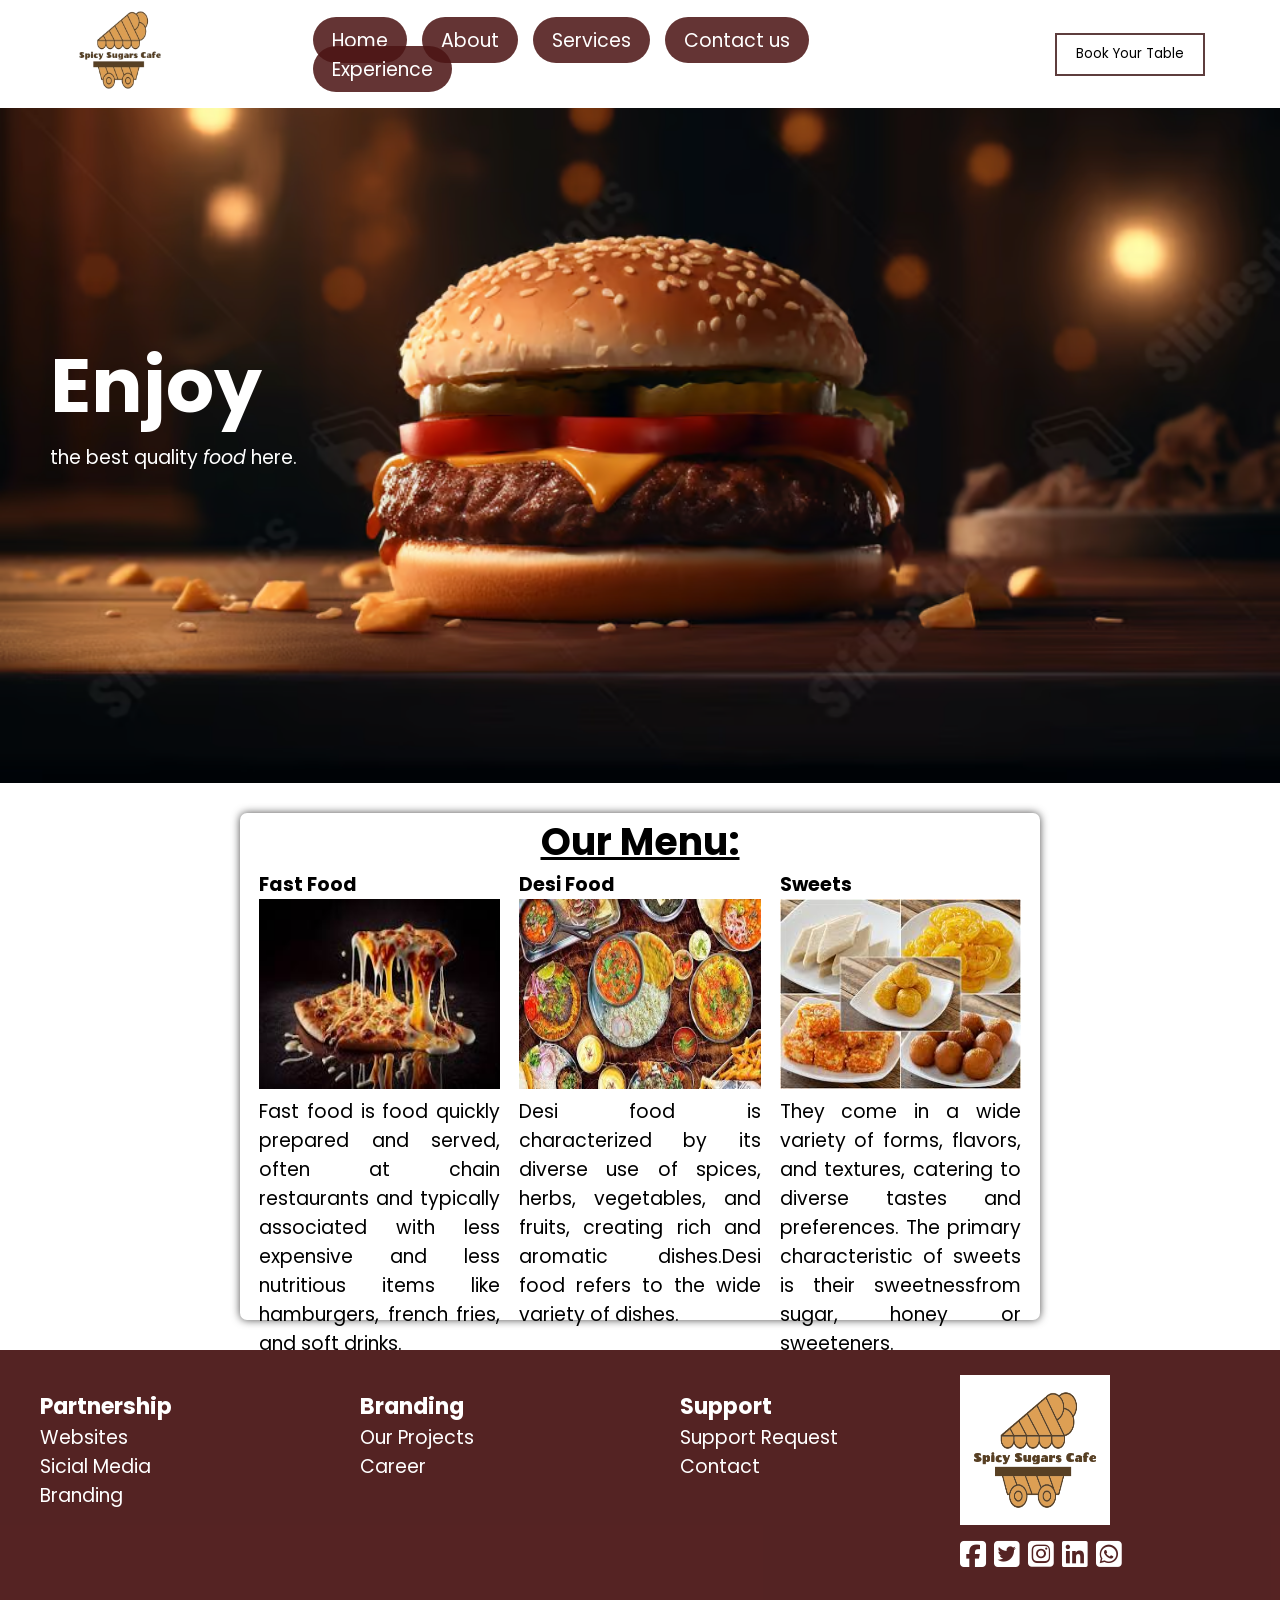
<file: 00-practice/03-Grid-Layout/index.html>
<!DOCTYPE html>
<html lang="en">

<head>
    <meta charset="UTF-8">
    <meta name="viewport" content="width=device-width, initial-scale=1.0">
    <title>Grid-Layout</title>
    <link rel="preconnect" href="https://fonts.googleapis.com">
    <link rel="preconnect" href="https://fonts.gstatic.com" crossorigin>
    <link
        href="https://fonts.googleapis.com/css2?family=Poppins:ital,wght@0,100;0,200;0,300;0,400;0,500;0,600;0,700;0,800;0,900;1,100;1,200;1,300;1,400;1,500;1,600;1,700;1,800;1,900&display=swap"
        rel="stylesheet">
    <link rel="stylesheet" href="https://cdnjs.cloudflare.com/ajax/libs/font-awesome/6.5.2/css/all.min.css"
        integrity="sha512-SnH5WK+bZxgPHs44uWIX+LLJAJ9/2PkPKZ5QiAj6Ta86w+fsb2TkcmfRyVX3pBnMFcV7oQPJkl9QevSCWr3W6A=="
        crossorigin="anonymous" referrerpolicy="no-referrer" />
    <link rel="stylesheet" href="./style.css">
</head>

<body>
    <div class="wrapper">
        <nav>
            <div class="logo">
                <img src="./logo-1.png" alt="">
            </div>
            <div class="menu">
                <a href="#">Home</a>
                <a href="#">About</a>
                <a href="#">Services</a>
                <a href="#">Contact us</a>
                <a href="#">Experience</a>
            </div>
            <div class="actions">
                <button>Book Your Table</button>
            </div>
        </nav>

        <main>
            <div class="bg-img">
                <h3>Enjoy</h3>
                <p>the best quality <i>food</i> here.</p>
            </div>
        </main>

        <div class="content-section">
            <h3>Our Menu:</h3>
            <div class="card-wrapper">
                <div class="card card1">
                    <h4>Fast Food</h4>
                    <img src="./fast-food.jpg" alt="">
                    <p>Fast food is food quickly prepared and served, often at chain restaurants and typically
                        associated with less expensive and less nutritious items like hamburgers, french fries, and soft
                        drinks.</p>
                </div>
                <div class="card card2">
                    <h4>Desi Food</h4>
                    <img src="./desi-food.jpg" alt="">
                    <p>Desi food is characterized by its diverse use of spices, herbs, vegetables, and fruits, creating
                        rich and aromatic dishes.Desi food refers to the wide variety of dishes.</p>
                </div>
                <div class="card card3">
                    <h4>Sweets</h4>
                    <img src="./sweets.jpg" alt="">
                    <p>They come in a wide variety of forms, flavors, and textures, catering to diverse tastes and
                        preferences. The primary characteristic of sweets is their sweetnessfrom sugar, honey or
                        sweeteners.</p>
                </div>
            </div>
        </div>

        <footer>
            <div class="partnership tags">
                <h3>Partnership</h3>
                <p>Websites</p>
                <p>Sicial Media</p>
                <p>Branding</p>
            </div>
            <div class="branding tags">
                <h3>Branding</h3>
                <p>Our Projects</p>
                <p>Career</p>

            </div>
            <div class="support tags">
                <h3>Support</h3>
                <p>Support Request</p>
                <p>Contact</p>
            </div>
            <div class="footer-logo">
                <img src="./logo (2).png" alt="">

                <div class="icons">
                    <i class="fa-brands fa-square-facebook"></i>
                    <i class="fa-brands fa-square-twitter"></i>
                    <i class="fa-brands fa-square-instagram"></i>
                    <i class="fa-brands fa-linkedin"></i>
                    <i class="fa-brands fa-square-whatsapp"></i>
                </div>
            </div>
        </footer>
    </div>
</body>

</html>
</file>
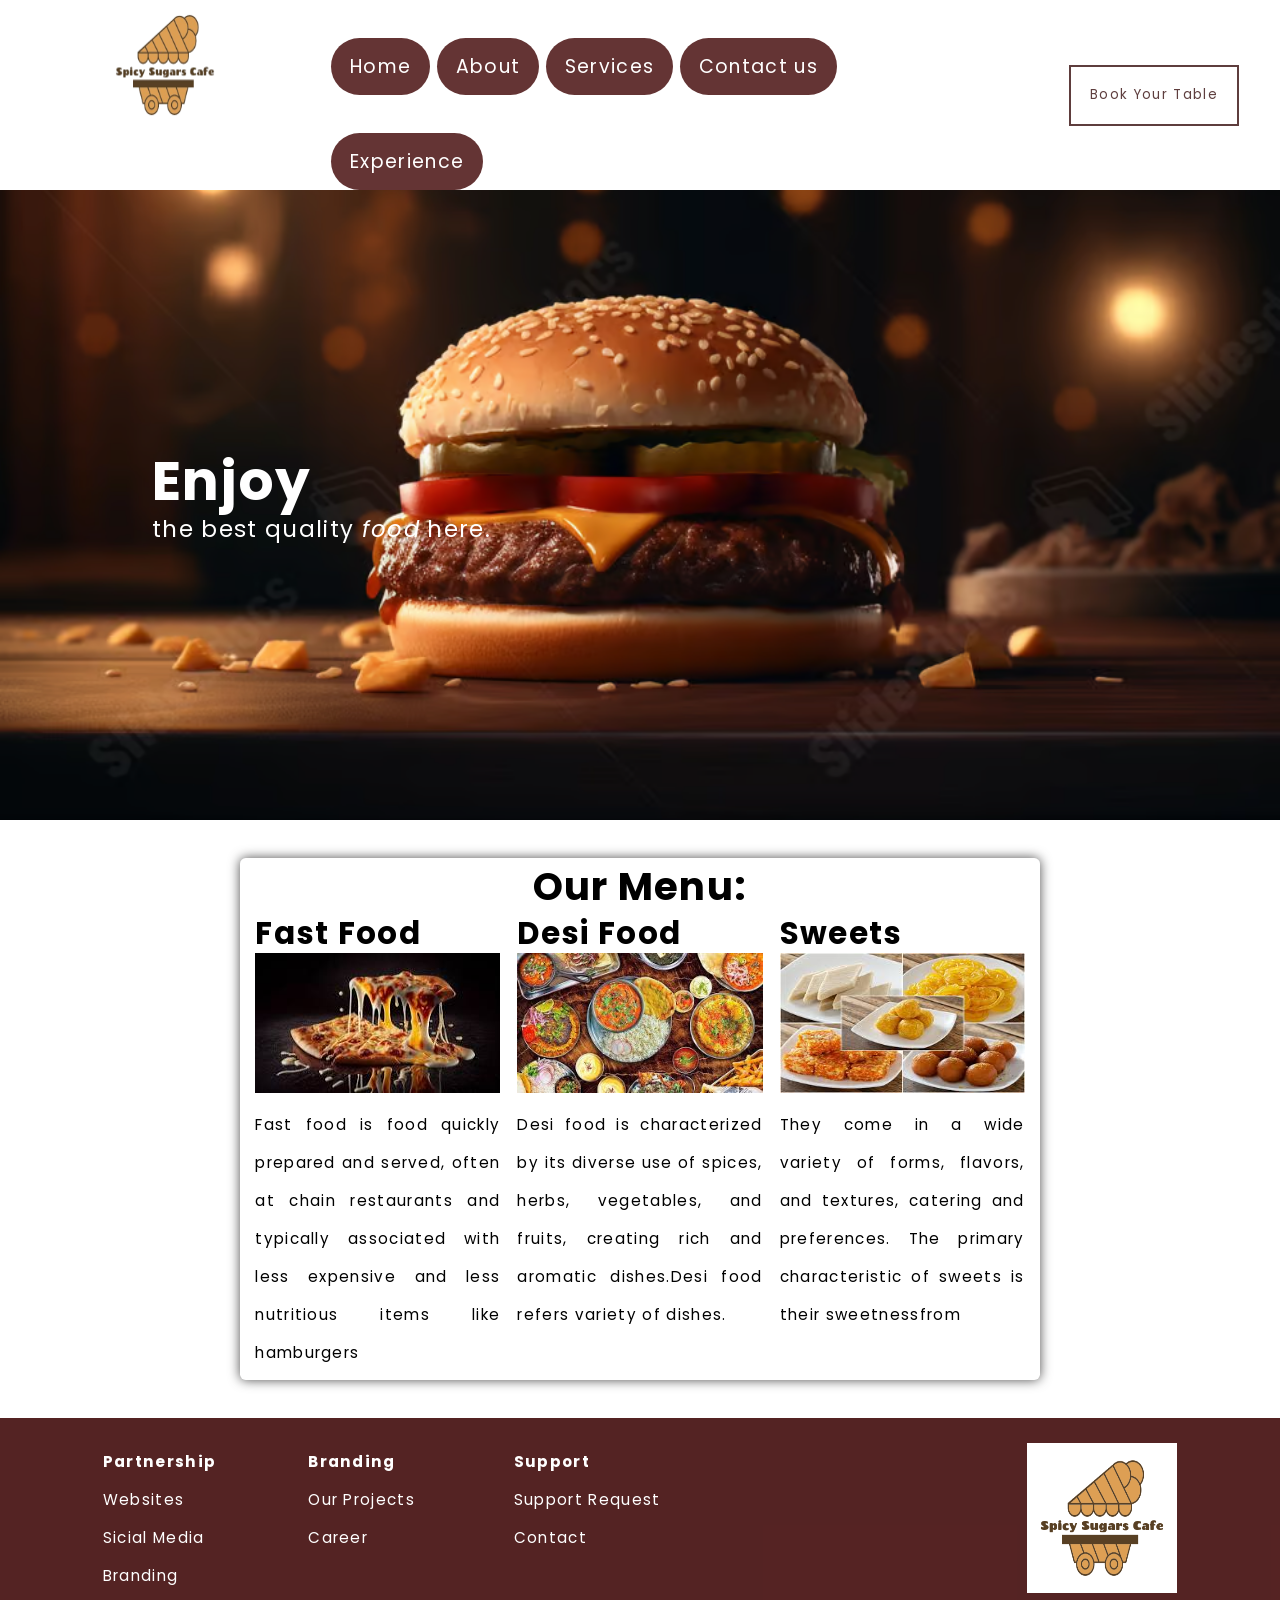
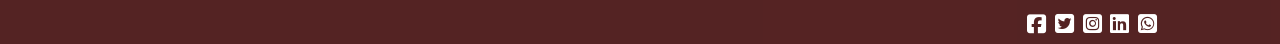
<file: 00-practice/04-Grid-Layout-02/index.html>
<!DOCTYPE html>
<html lang="en">

<head>
    <meta charset="UTF-8">
    <meta name="viewport" content="width=device-width, initial-scale=1.0">
    <title>Grid-Layout</title>
    <link rel="preconnect" href="https://fonts.googleapis.com">
    <link rel="preconnect" href="https://fonts.gstatic.com" crossorigin>
    <link
        href="https://fonts.googleapis.com/css2?family=Poppins:ital,wght@0,100;0,200;0,300;0,400;0,500;0,600;0,700;0,800;0,900;1,100;1,200;1,300;1,400;1,500;1,600;1,700;1,800;1,900&display=swap"
        rel="stylesheet">
    <link rel="stylesheet" href="https://cdnjs.cloudflare.com/ajax/libs/font-awesome/6.5.2/css/all.min.css"
        integrity="sha512-SnH5WK+bZxgPHs44uWIX+LLJAJ9/2PkPKZ5QiAj6Ta86w+fsb2TkcmfRyVX3pBnMFcV7oQPJkl9QevSCWr3W6A=="
        crossorigin="anonymous" referrerpolicy="no-referrer" />
    <link rel="stylesheet" href="./style.css">
</head>

<body>

    <!-- <div class="wrapper"> -->

        <nav>
            <div class="logo">
                <img src="./logo-1.png" alt="">
            </div>
            <div class="nav-menu">
                <a href="#">Home</a>
                <a href="#">About</a>
                <a href="#">Services</a>
                <a href="#">Contact us</a>
                <a href="#">Experience</a>
            </div>
            <div class="actions">
                <button>Book Your Table</button>
            </div>
        </nav>

        <header>
            <!-- <div class="bg-img"></div> -->
             <div class="wrapper-heading">
            <div class="title">Enjoy</div>
            <div class="sub-title">the best quality <i>food</i> here.</div>
        </div>
        </header>

        <section>
            <div class="card-section">
                <h1>Our Menu:</h1>
                <div class="card-wrapper">
                    <div class="card card1">
                        <h3>Fast Food</h3>
                        <img src="./fast-food.jpg" alt="">
                        <p>Fast food is food quickly prepared and served, often at chain restaurants and typically
                            associated with less expensive and less nutritious items like hamburgers
                        </p>
                    </div>
                    <div class="card card2">
                        <h3>Desi Food</h3>
                        <img src="./desi-food.jpg" alt="">
                        <p>Desi food is characterized by its diverse use of spices, herbs, vegetables, and fruits,
                            creating
                            rich and aromatic dishes.Desi food refers variety of dishes.</p>
                    </div>
                    <div class="card card3">
                        <h3>Sweets</h3>
                        <img src="./sweets.jpg" alt="">
                        <p>They come in a wide variety of forms, flavors, and textures, catering and
                            preferences. The primary characteristic of sweets is their sweetnessfrom
                        </p>
                    </div>
                </div>
            </div>
        </section>

        <footer>
            <div class="partnership tags">
                <p><b>Partnership</b></p>
                <p>Websites</p>
                <p>Sicial Media</p>
                <p>Branding</p>
            </div>
            <div class="branding tags">
                <p><b>Branding</b></p>
                <p>Our Projects</p>
                <p>Career</p>

            </div>
            <div class="support tags">
                <p><b>Support</b> <p>
                <p>Support Request</p>
                <p>Contact</p>
            </div>
            <div class="footer-logo">
                <img src="./logo (2).png" alt="">

                <div class="icons">
                    <i class="fa-brands fa-square-facebook"></i>
                    <i class="fa-brands fa-square-twitter"></i>
                    <i class="fa-brands fa-square-instagram"></i>
                    <i class="fa-brands fa-linkedin"></i>
                    <i class="fa-brands fa-square-whatsapp"></i>
                </div>
            </div>
        </footer>
    <!-- </div> -->
</body>

</html>
</file>
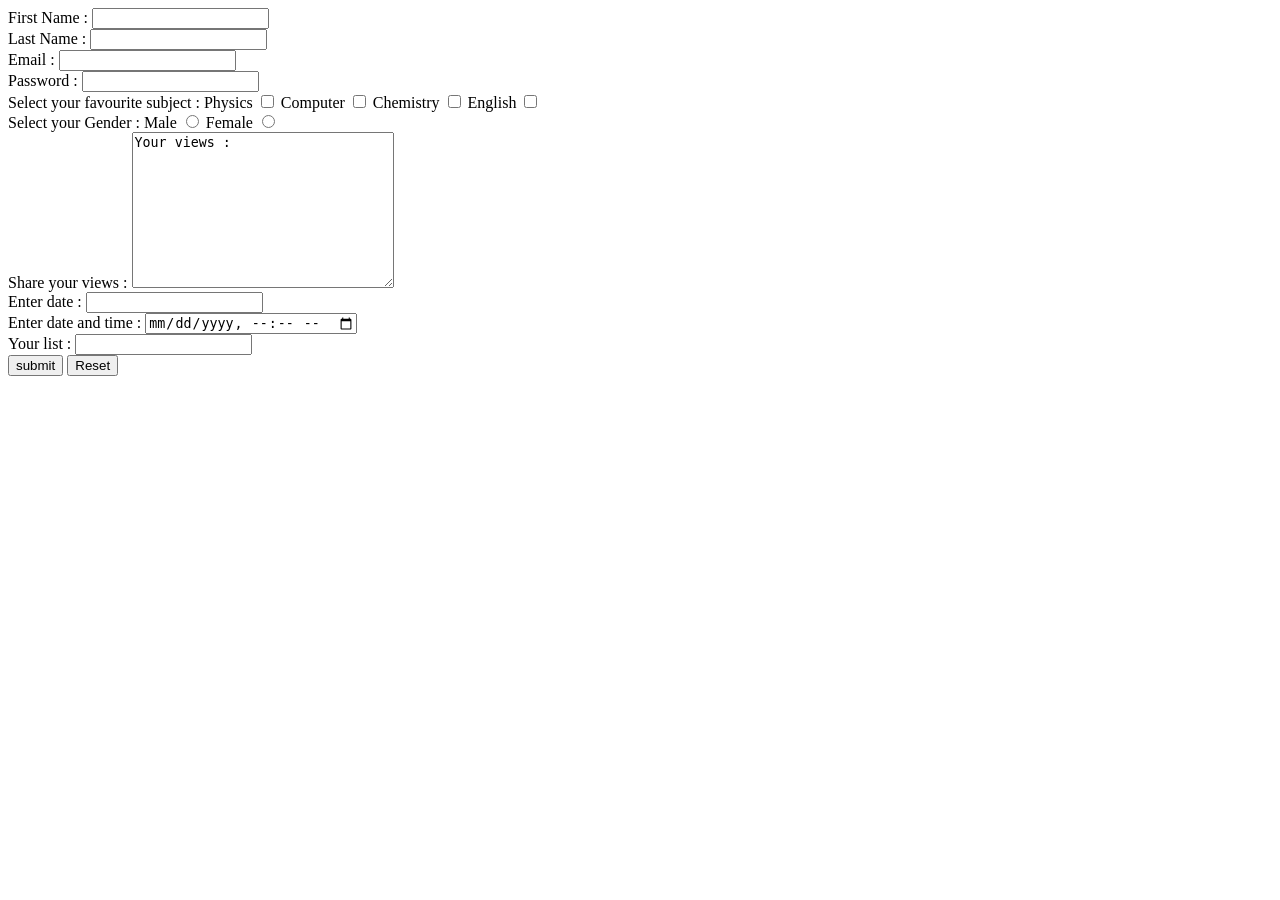
<file: 01-html/01-basics/index.html>
<!DOCTYPE html>
<htm lang="en">
<head>
    <meta charset="UTF-8">
    <meta name="viewport" content="width=device-width, initial-scale=1.0">
    <title>Forms</title>
</head>
<body>
    <!-- Here are html forms -->
   <form >

    <!-- we used div for spacing because its a block element -->
   
    <div>
    <label for="firtsname">First Name : </label>
    <input type="text"id="firtsname">
    </div>

    <div>
        <label for="lastsname">Last Name : </label>
        <input type="text"id="lastsname">
    </div>

    <div>
        <label for="email">Email : </label>
        <input type="text"id="email">
    </div>

<div>
        <label for="password">Password : </label>
        <input type="text"id="password">
    </div>

   
   
    <!-- Check box -->

<div>
    <label for="">Select your favourite subject  :   </label>

<label for="physics">Physics </label>
<input type="checkbox" name="Physics" id="physics">

<label for="Computer">Computer </label>
<input type="checkbox" name="Computer" id="Computer">

<label for="Chemistry">Chemistry </label>
<input type="checkbox" name="Chemistry" id="Chemistry">

<label for="english">English  </label>
<input type="checkbox" name="English" id="english">
</div>
    <!-- for radio button -->

<div>
<label for="gender">Select your Gender : </label>

<label for="male">Male  </label>
<input type="radio" name="gender" id="male">
<label for="female">Female  </label>
<input type="radio" name="gender" id="female">
</div>


<!-- for comments or discription  -->
<Label for="">Share your views :  </Label>
<textarea name="dj" id="" cols="30" rows="10">Your views : </textarea>

<!-- simple  date -->
<div>
<Label for="date">Enter date :  </Label>
<input type="datetime" name="" id="date">
</div>

<!-- for local date and time -->
<div>
    <Label for="date">Enter date and time :  </Label>
  <input type="datetime-local" name="" id="date">
    </div>

<!-- </form> -->
<form >
    <label for="">Your list : </label>
    <input list="Subjects">
    <datalist id="Subjects">
      <option value="Computer">
      <option value="Physics">
      <option value="Chemistry">
      <option value="English">
      <option value="Biology">
    </datalist>
  </form>


<div>
    <input type="submit" value="submit">
  <input type="Reset" value="Reset" >
</div>
</form>
</body>
</html>
</file>
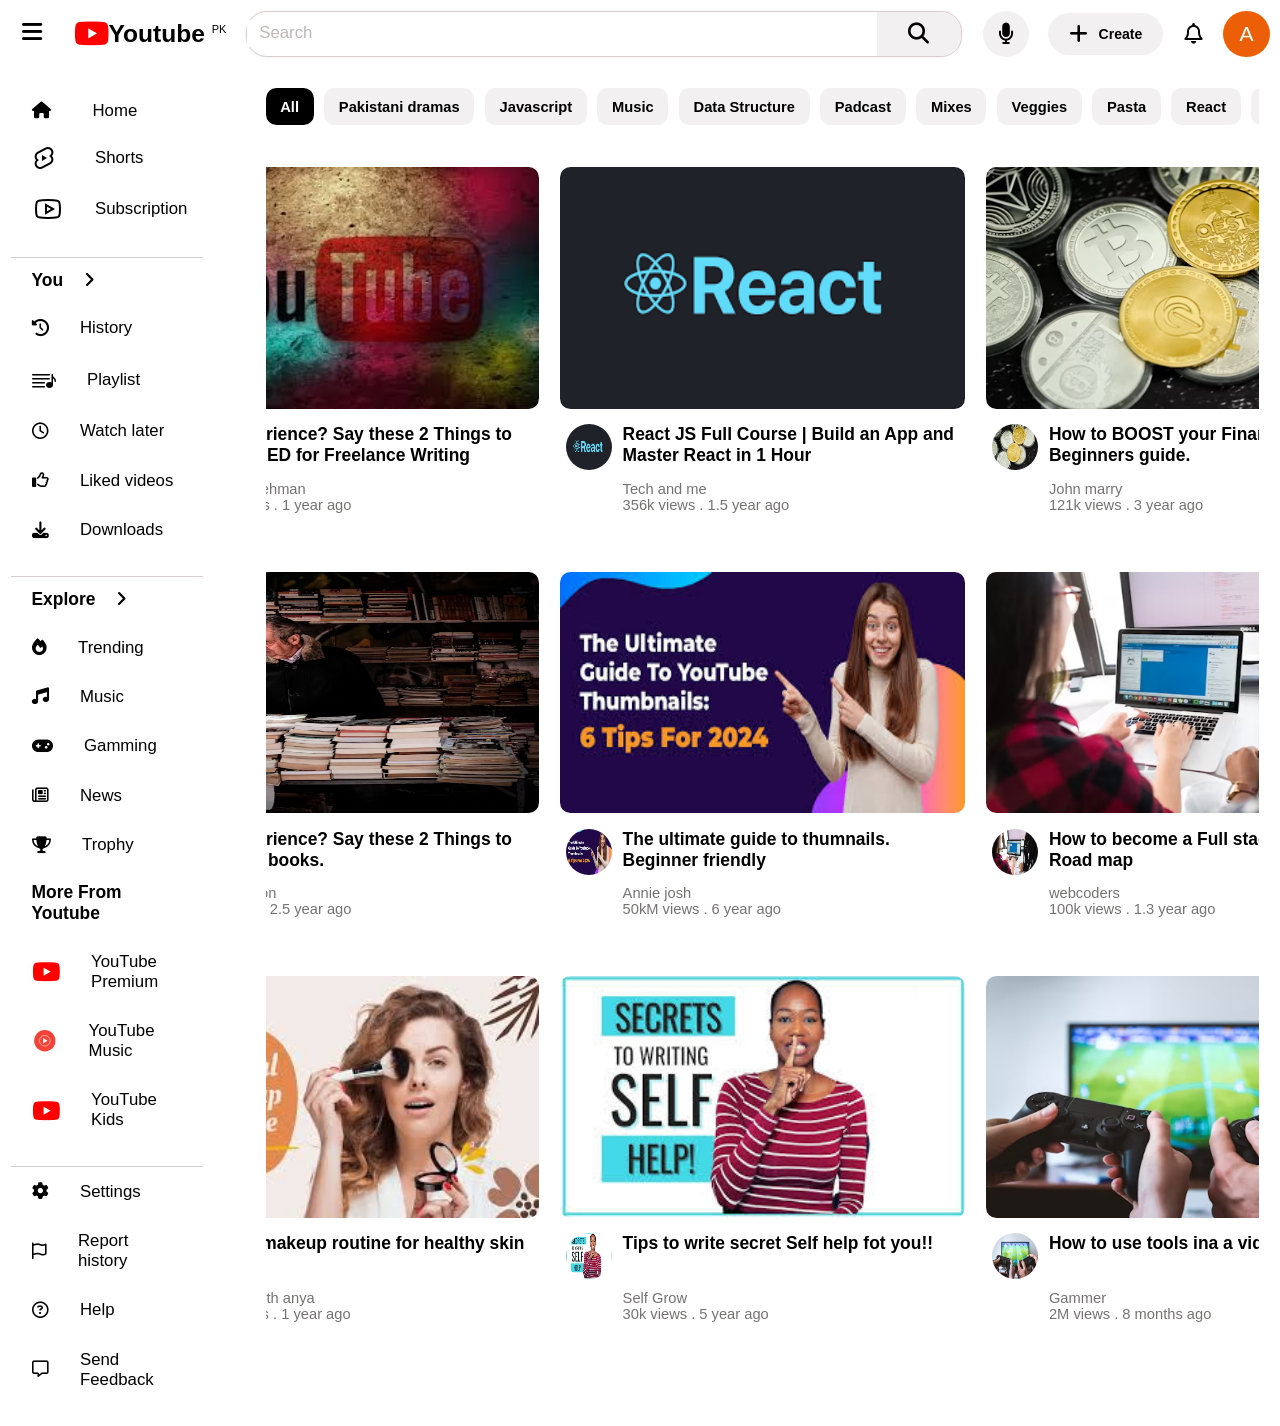
<file: Projects/Yt-landing Page/index.html>
<!DOCTYPE html>
<html lang="en">
  <head>
    <meta charset="UTF-8" />
    <meta name="viewport" content="width=device-width, initial-scale=1.0" />
    <title>Youtube</title>
    <link
      rel="stylesheet"
      href="https://cdnjs.cloudflare.com/ajax/libs/font-awesome/6.7.2/css/all.min.css"
      integrity="sha512-Evv84Mr4kqVGRNSgIGL/F/aIDqQb7xQ2vcrdIwxfjThSH8CSR7PBEakCr51Ck+w+/U6swU2Im1vVX0SVk9ABhg=="
      crossorigin="anonymous"
      referrerpolicy="no-referrer"
    />
    <link rel="stylesheet" href="./style.css" />
  </head>
  <body>
    <nav>
      <div class="logo-container">
        <div class="bars">
          <i class="fa-solid fa-bars"></i>
        </div>

        <div class="logo">
          <i class="fa-brands fa-youtube"></i>
          <h3>Youtube <sup>PK</sup></h3>
        </div>
      </div>

      <div class="search-container">
        <div class="search">
          <input type="search" placeholder="Search" />
          <i class="fa-solid fa-magnifying-glass"></i>
        </div>
        <div class="microphone">
          <i class="fa-solid fa-microphone"></i>
        </div>
      </div>

      <div class="actions">
        <div class="create">
          <i class="fa-solid fa-plus"></i>
          <h6>Create</h6>
        </div>

        <div class="bell"><i class="fa-regular fa-bell"></i></div>
        <div class="name">A</div>
      </div>
    </nav>

    <main>
      <div class="left-container">
        <!-- wrapper  -->
        <div class="wrapper">
          <div class="home">
            <i class="fa-solid fa-house"></i>
            <p>Home</p>
          </div>
          <div class="shorts">
            <img src="./assets/shorts.png" alt="" />
            <p>Shorts</p>
          </div>
          <div class="subscription">
            <img src="./assets/icons8-youtube-32.png" alt="" />
            <p>Subscription</p>
          </div>
        </div>
        <!-- you  -->
        <div class="you-wrapper">
          <div class="you">
            <h5>You</h5>
            <i class="fa-solid fa-angle-right"></i>
          </div>

          <div class="hist history">
            <i class="fa-solid fa-clock-rotate-left"></i>
            <p>History</p>
          </div>

          <div class="playlist history">
            <img src="./assets/playlis.png" alt="" />
            <p>Playlist</p>
          </div>

          <div class="watch-later history">
            <i class="fa-regular fa-clock"></i>
            <p>Watch later</p>
          </div>

          <div class="like history">
            <i class="fa-regular fa-thumbs-up"></i>
            <p>Liked videos</p>
          </div>

          <div class="download history">
            <i class="fa-solid fa-download"></i>
            <p>Downloads</p>
          </div>
        </div>

        <!-- subscriptions -->
        <div class="explore-wrapper">
          <div class="explore">
            <h5>Explore</h5>
            <i class="fa-solid fa-angle-right"></i>
          </div>

          <div class="trending trending-common">
            <i class="fa-solid fa-fire"></i>
            <p>Trending</p>
          </div>

          <div class="music trending-common">
            <i class="fa-solid fa-music"></i>
            <p>Music</p>
          </div>

          <div class="gamming trending-common">
            <i class="fa-solid fa-gamepad"></i>
            <p>Gamming</p>
          </div>

          <div class="news trending-common">
            <i class="fa-regular fa-newspaper"></i>
            <p>News</p>
          </div>

          <div class="trophy trending-common">
            <i class="fa-solid fa-trophy"></i>
            <p>Trophy</p>
          </div>
        </div>

        <!-- More from youtube -->
        <div class="more-youtube-wrapper">
          <div class="more">
            <h5>More From Youtube</h5>
          </div>

          <div class="youtube trending-common">
            <i class="fa-brands fa-youtube"></i>
            <p>YouTube Premium</p>
          </div>

          <div class="yt-music trending-common">
            <svg
              xmlns="http://www.w3.org/2000/svg"
              x="0px"
              y="0px"
              width="48"
              height="48"
              viewBox="0 0 48 48"
            >
              <circle cx="24" cy="24" r="20" fill="#f44336"></circle>
              <polygon fill="#fff" points="21,29 29,24 21,19"></polygon>
              <path
                fill="none"
                stroke="#fff"
                stroke-miterlimit="10"
                d="M24,14c5.5,0,10,4.476,10,10s-4.476,10-10,10	s-10-4.476-10-10S18.5,14,24,14"
              ></path>
            </svg>
            <p>YouTube Music</p>
          </div>

          <div class="gamming trending-common">
            <i class="fa-brands fa-youtube"></i>
            <p>YouTube Kids</p>
          </div>
        </div>

  <!-- Settings -->
  <div class="settings-wrapper">

    <div class="settings trending-common">
      <i class="fa-solid fa-gear"></i>
      <p>Settings</p>
    </div>

    <div class="yt-music trending-common">
      <i class="fa-regular fa-flag"></i>
      <p>Report history</p>
    </div>

    <div class="gamming trending-common">
      <i class="fa-regular fa-circle-question"></i>
      <p>Help</p>
    </div>

    <div class="gamming trending-common">
      <i class="fa-regular fa-message"></i>
      <p>Send Feedback</p>
    </div>
  </div>

      </div>

      <div class="right-container">
        <div class="top-container">
          <span>All</span>
          <span>Pakistani dramas</span>
          <span>Javascript</span>
          <span>Music</span>
          <span>Data Structure</span>
          <span>Padcast</span>
          <span>Mixes</span>
          <span>Veggies</span>
          <span>Pasta</span>
          <span>React</span>
          <span>Tailwing</span>
          <span>Frontend</span>
          <span>Live</span>
          <span>Qawali</span>
          <span>Backend</span>
          <span>Comedy</span>
          <span>Watched</span>
        </div>

        <div class="bottom-container">
          <!-- 1st line  -->
          <div class="cards1 cards">
            <div class="image1 card">
              <img src="./assets/image1.jpg" alt="" />
              <div class="descriptions">
                <img src="./assets/circle.jpg" alt="" />
                <h5>
                  No Experience? Say these 2 Things to GET HIRED for Freelance
                  Writing
                </h5>
              </div>

              <div class="infos">
                <p>Khail ur Rehman</p>
                <p>1.8M views . 1 year ago</p>

              </div>
            </div>

            <div class="image2 card">
              <img src="./assets/react.png" alt="" />
              <div class="descriptions">
                <img src="./assets/react.png" alt="" />
                <h5>
                  React JS Full Course | Build an App and Master React in 1 Hour
                </h5>
              </div>

              <div class="infos">
                <p> Tech and me</p>
                <p>356k views . 1.5 year ago</p>
              </div>
            </div>

            <div class="image3 card">
              <img src="./assets/finance.avif" alt="" />
              <div class="descriptions">
                <img src="./assets/finance.avif" alt="" />
                <h5>
                  How to BOOST your Finance fast? Beginners guide.
                </h5>
              </div>
              <div class="infos">
                <p>John marry</p>
                <p>121k views . 3 year ago</p>

              </div>
            </div>
          </div>
          <!-- 2nd line  -->
          <div class="cards2 cards">
            <div class="image1 card">
              <img src="./assets/books.avif" alt="" />
              <div class="descriptions">
                <img src="./assets/books.avif" alt="" />
                <h5>
                  No Experience? Say these 2 Things to Sell you books.
                </h5>
              </div>
              <div class="infos">
                <p>Mr. Johnson</p>
                <p>1M views . 2.5 year ago</p>

              </div>
            </div>

            <div class="image2 card">
              <img src="./assets/image5.jpg" alt="" />
              <div class="descriptions">
                <img src="./assets/image5.jpg" alt="" />
                <h5>
                The ultimate guide to thumnails. Beginner friendly 
                </h5>
              </div>
              <div class="infos">
                <p>Annie josh</p>
                <p>50kM views . 6 year ago</p>

              </div>
            </div>

            <div class="image3 card">
              <img src="./assets/stack.avif" alt="" />
              <div class="descriptions">
                <img src="./assets/stack.avif" alt="" />
                <h5>
                 How to become a Full stack developer?Road map
                </h5>
              </div>
              <div class="infos">
                <p>webcoders</p>
                <p>100k views . 1.3 year ago</p>

              </div>
            </div>
          </div>

          <!-- 3rd line  -->
          <div class="cards3 cards">
            <div class="image1 card">
              <img src="./assets/image 77.jpg" alt="" />
              <div class="descriptions">
                <img src="./assets/image 77.jpg" alt="" />
                <h5>
                 Natural makeup routine for healthy skin 
                </h5>
              </div>
              <div class="infos">
                <p>makeup with anya</p>
                <p>300k views . 1 year ago</p>

              </div>
            </div>

            <div class="image2 card">
              <img src="./assets/image8.jpg" alt="" />
              <div class="descriptions">
                <img src="./assets/image8.jpg" alt="" />
                <h5>
                  Tips to write secret Self help fot you!!
                </h5>
              </div>
              <div class="infos">
                <p>Self Grow</p>
                <p>30k views . 5 year ago</p>

              </div>
            </div>

            <div class="image3 card">
              <img src="./assets/gamming.avif" alt="" />
              <div class="descriptions">
                <img src="./assets/gamming.avif" alt="" />
                <h5>
                  How to use tools ina a video game?
                </h5>
              </div>
              <div class="infos">
                <p>Gammer</p>
                <p>2M views . 8 months ago</p>

              </div>
            </div>
          </div>
        </div>
      </div>
    </main>
  </body>
</html>
</file>
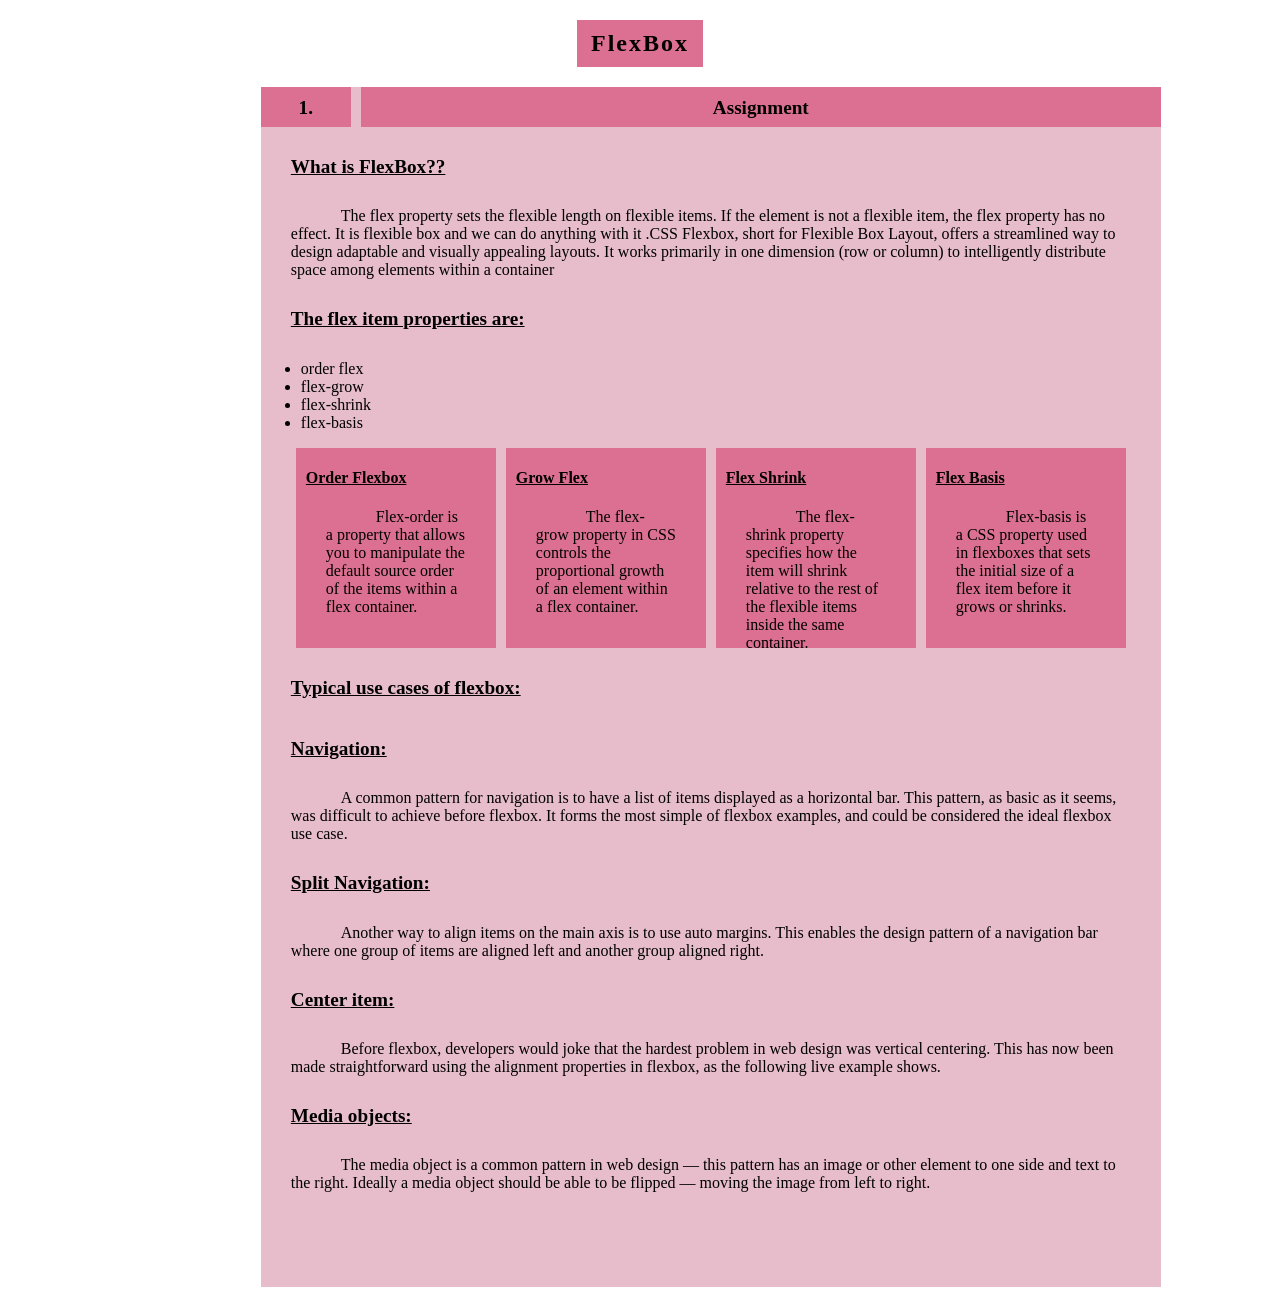
<file: 02-CSS/02-basics/03-flexbox/index.html>
<!DOCTYPE html>
<html lang="en">
<head>
    <meta charset="UTF-8">
    <meta name="viewport" content="width=device-width, initial-scale=1.0">
    <title>Typography/FlexBox basics</title>
    <link rel="stylesheet" href="./style.css">
</head>
<body>
    
   <h2>FlexBox</h2>

   <div class="FlexBox">
    <div class="flex">
        <div class="con1 con">1.</div>
        <div class="con2 con">Assignment</div>


       </div>
       <h3>What is FlexBox??</h3>
       <p>The flex property sets the flexible length on flexible items. If the element is not a flexible item, the flex property has no effect.
           It is flexible box and we can do anything with it .CSS Flexbox, short for Flexible Box Layout, offers a streamlined way to design adaptable and visually appealing layouts. It works primarily in one dimension (row or column) to intelligently distribute space among elements within a container
        </p>
        <h3>The flex item properties are:</h3>
        <Ul>
            <li>order flex</li>
         <li>   flex-grow</li>
        <li>flex-shrink</li>
        
          <li>  flex-basis</li>
       
        </Ul>
        <div class="flexbox1">
        <div class="div1 div">
            <h4>Order Flexbox</h4>
            <p>Flex-order is a property that allows you to manipulate the default source order of the items within a flex container. </p>
        </div>
        <div class="div2 div">
            
            <h4>Grow Flex</h4>
            <p>The flex-grow property in CSS controls the proportional growth of an element within a flex container. </p>
        </div>
        <div class="div3 div">
            <h4>Flex Shrink</h4>
            <p>The flex-shrink property specifies how the item will shrink relative to the rest of the flexible items inside the same container. </p>
        </div>
        <div class="div4 div">
            <h4>Flex Basis</h4>
            <p>Flex-basis is a CSS property used in flexboxes that sets the initial size of a flex item before it grows or shrinks.  </p>
        </div>
    
    </div>
    <h3>Typical use cases of flexbox:</h3>
    <h3>Navigation:</h3>
    <p>A common pattern for navigation is to have a list of items displayed as a horizontal bar. This pattern, as basic as it seems, was difficult to achieve before flexbox. It forms the most simple of flexbox examples, and could be considered the ideal flexbox use case.</p>

    <h3> Split Navigation:</h3>
    <p>Another way to align items on the main axis is to use auto margins. This enables the design pattern of a navigation bar where one group of items are aligned left and another group aligned right.</p>

    <h3> Center item:</h3>
    <p>Before flexbox, developers would joke that the hardest problem in web design was vertical centering. This has now been made straightforward using the alignment properties in flexbox, as the following live example shows.</p>

    <h3>Media objects:</h3>
    <p>The media object is a common pattern in web design — this pattern has an image or other element to one side and text to the right. Ideally a media object should be able to be flipped — moving the image from left to right.</p>

</div>


</body>
</html>
</file>
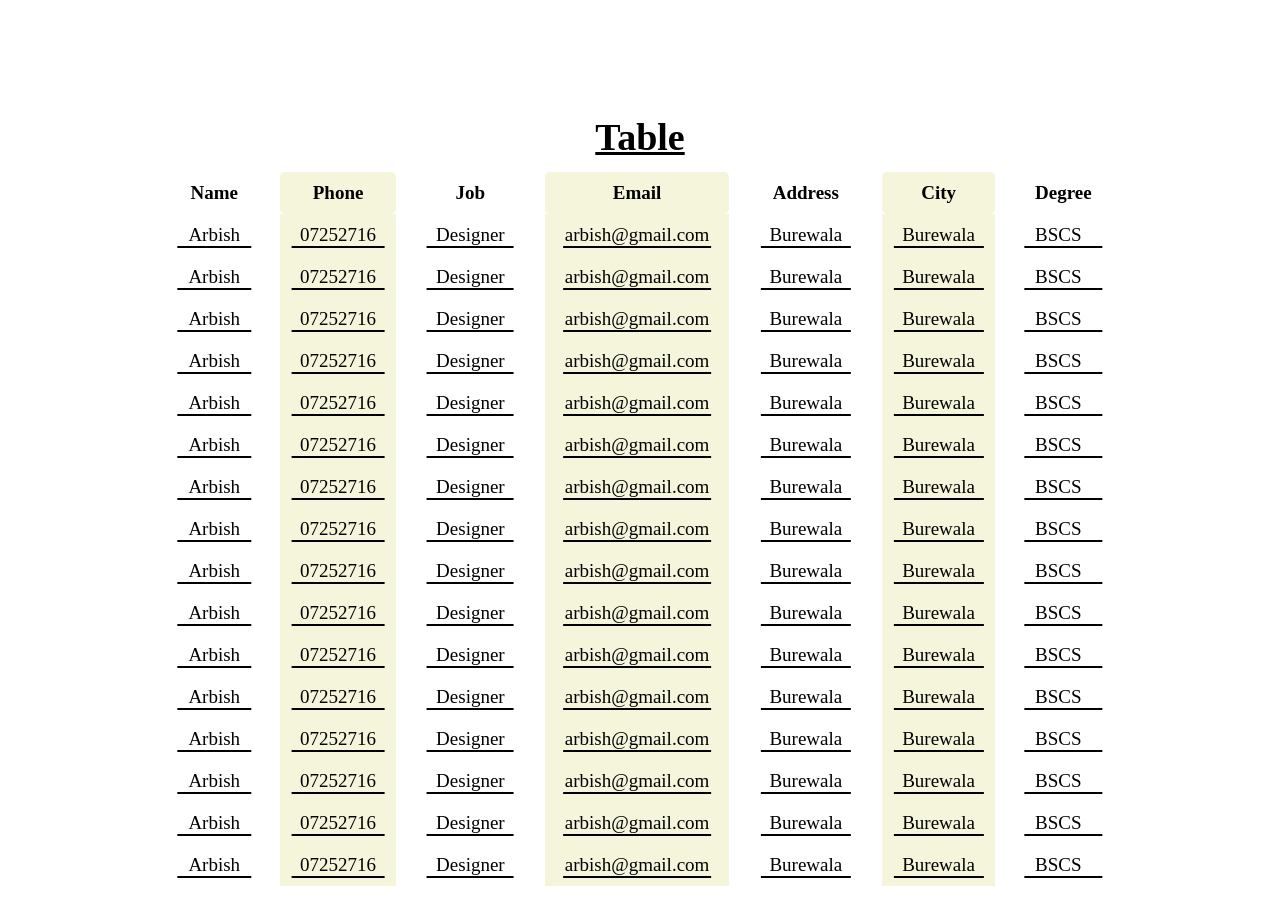
<file: 02-CSS/02-basics/05-Table/index.html>
<!DOCTYPE html>
<html lang="en">
<head>
    <meta charset="UTF-8">
    <meta name="viewport" content="width=device-width, initial-scale=1.0">
    <title>CSS Table</title>
    <link rel="stylesheet" href="./style.css">
</head>
<body>
    <main>
        <tbody>
<div class="wrapper">
  
        <table>
            <h1>Table</h1>
<thead>
    <tr>
        <th>Name</th>
        <th>Phone</th>
        <th>Job</th>
        <th>Email</th>
        <th>Address</th>
        <th>City</th>
        <th>Degree</th>
    </tr>

    <tr>
        <td>Arbish</td>
        <td>07252716</td>
        <td>Designer</td>
        <td>arbish@gmail.com</td>
        <td>Burewala</td>
        <td>Burewala</td>
        <td>BSCS</td>
      </tr>

      <tr>
        <td>Arbish</td>
        <td>07252716</td>
        <td>Designer</td>
        <td>arbish@gmail.com</td>
        <td>Burewala</td>
        <td>Burewala</td>
        <td>BSCS</td>
      </tr>

      <tr>
        <td>Arbish</td>
        <td>07252716</td>
        <td>Designer</td>
        <td>arbish@gmail.com</td>
        <td>Burewala</td>
        <td>Burewala</td>
        <td>BSCS</td>
      </tr>


    <tr>
        <td>Arbish</td>
        <td>07252716</td>
        <td>Designer</td>
        <td>arbish@gmail.com</td>
        <td>Burewala</td>
        <td>Burewala</td>
        <td>BSCS</td>
      </tr>
    
      <tr>
        <td>Arbish</td>
        <td>07252716</td>
        <td>Designer</td>
        <td>arbish@gmail.com</td>
        <td>Burewala</td>
        <td>Burewala</td>
        <td>BSCS</td>
      </tr>

      <tr>
        <td>Arbish</td>
        <td>07252716</td>
        <td>Designer</td>
        <td>arbish@gmail.com</td>
        <td>Burewala</td>
        <td>Burewala</td>
        <td>BSCS</td>
      </tr>

      <tr>
        <td>Arbish</td>
        <td>07252716</td>
        <td>Designer</td>
        <td>arbish@gmail.com</td>
        <td>Burewala</td>
        <td>Burewala</td>
        <td>BSCS</td>
      </tr>

      <tr>
        <td>Arbish</td>
        <td>07252716</td>
        <td>Designer</td>
        <td>arbish@gmail.com</td>
        <td>Burewala</td>
        <td>Burewala</td>
        <td>BSCS</td>
      </tr>

      <tr>
        <td>Arbish</td>
        <td>07252716</td>
        <td>Designer</td>
        <td>arbish@gmail.com</td>
        <td>Burewala</td>
        <td>Burewala</td>
        <td>BSCS</td>
      </tr>

      <tr>
        <td>Arbish</td>
        <td>07252716</td>
        <td>Designer</td>
        <td>arbish@gmail.com</td>
        <td>Burewala</td>
        <td>Burewala</td>
        <td>BSCS</td>
      </tr>
      
      <tr>
        <td>Arbish</td>
        <td>07252716</td>
        <td>Designer</td>
        <td>arbish@gmail.com</td>
        <td>Burewala</td>
        <td>Burewala</td>
        <td>BSCS</td>
      </tr>

      <tr>
        <td>Arbish</td>
        <td>07252716</td>
        <td>Designer</td>
        <td>arbish@gmail.com</td>
        <td>Burewala</td>
        <td>Burewala</td>
        <td>BSCS</td>
      </tr>

      <tr>
        <td>Arbish</td>
        <td>07252716</td>
        <td>Designer</td>
        <td>arbish@gmail.com</td>
        <td>Burewala</td>
        <td>Burewala</td>
        <td>BSCS</td>
      </tr>

      <tr>
        <td>Arbish</td>
        <td>07252716</td>
        <td>Designer</td>
        <td>arbish@gmail.com</td>
        <td>Burewala</td>
        <td>Burewala</td>
        <td>BSCS</td>
      </tr>

      <tr>
        <td>Arbish</td>
        <td>07252716</td>
        <td>Designer</td>
        <td>arbish@gmail.com</td>
        <td>Burewala</td>
        <td>Burewala</td>
        <td>BSCS</td>
      </tr>

      <tr>
        <td>Arbish</td>
        <td>07252716</td>
        <td>Designer</td>
        <td>arbish@gmail.com</td>
        <td>Burewala</td>
        <td>Burewala</td>
        <td>BSCS</td>
      </tr>


</thead>
</table>

</div>
</tbody>



    </main>
</body>
</html>
</file>
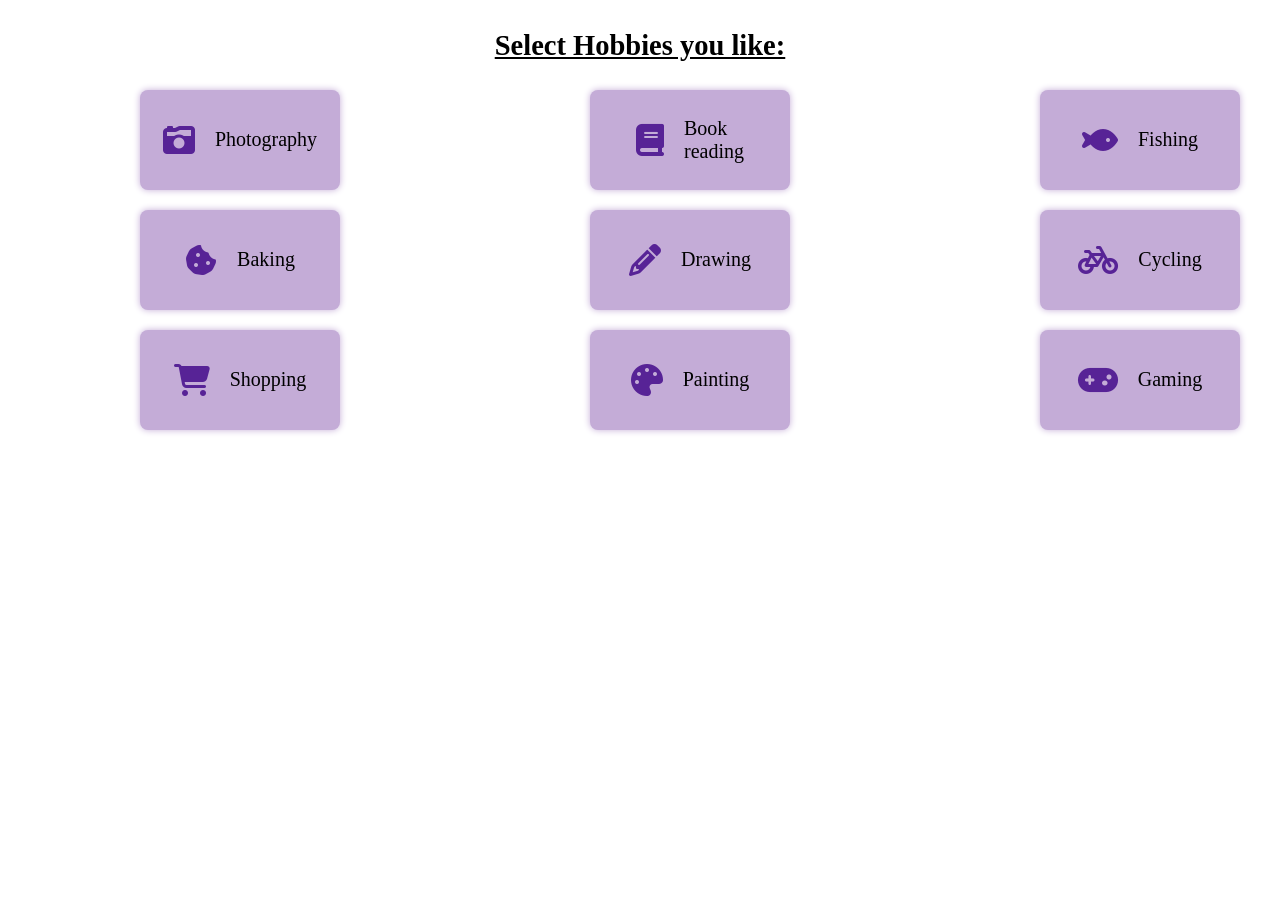
<file: 02-CSS/02-basics/06-CSS-Combinators/index.html>
<!DOCTYPE html>
<html lang="en">
<head>
    <meta charset="UTF-8">
    <meta name="viewport" content="width=device-width, initial-scale=1.0">
    <title>Check-Boxes</title>
    <link rel="stylesheet" href="./style.css">
    <link rel="stylesheet" href="https://cdnjs.cloudflare.com/ajax/libs/font-awesome/6.5.2/css/all.min.css" integrity="sha512-SnH5WK+bZxgPHs44uWIX+LLJAJ9/2PkPKZ5QiAj6Ta86w+fsb2TkcmfRyVX3pBnMFcV7oQPJkl9QevSCWr3W6A==" crossorigin="anonymous" referrerpolicy="no-referrer" />
</head>
<body>

    <h2>Select Hobbies you like:</h2>

   <main>

<div class="wrapper">
  
<div>
    <input type="checkbox" name="name" id="photo">
    <label for="photo"><i class="fa-solid fa-camera-retro"></i>Photography</label>
</div>

<div>
    <input type="checkbox" name="name" id="reading">
    <label for="reading"><i class="fa-solid fa-book"></i>Book reading</label>
</div>

<div>
    <input type="checkbox" name="name" id="Fishing">
    <label for="Fishing"><i class="fa-solid fa-fish"></i>Fishing</label>
</div>

<div>
    <input type="checkbox" name="name" id="Baking">
    <label for="Baking"><i class="fa-solid fa-cookie-bite"></i>Baking</label>
</div>

<div>
    <input type="checkbox" name="name" id="Drawing">
    <label for="Drawing"><i class="fa-solid fa-pencil"></i></i>Drawing</label>
</div>

<div>
    <input type="checkbox" name="name" id="Cycle">
    <label for="Cycle"><i class="fa-solid fa-bicycle"></i>Cycling</label>
</div>


<div>
    <input type="checkbox" name="name" id="Shopping">
    <label for="Shopping"><i class="fa-solid fa-cart-shopping"></i></i>Shopping</label>
</div>

<div>
    <input type="checkbox" name="name" id="paint">
    <label for="paint"><i class="fa-solid fa-palette"></i></i>Painting</label>
</div>

<div>
    <input type="checkbox" name="name" id="game">
    <label for="game"><i class="fa-solid fa-gamepad"></i>Gaming</label>
</div>

</div>
   </main> 
   
</body>
</html>
</file>
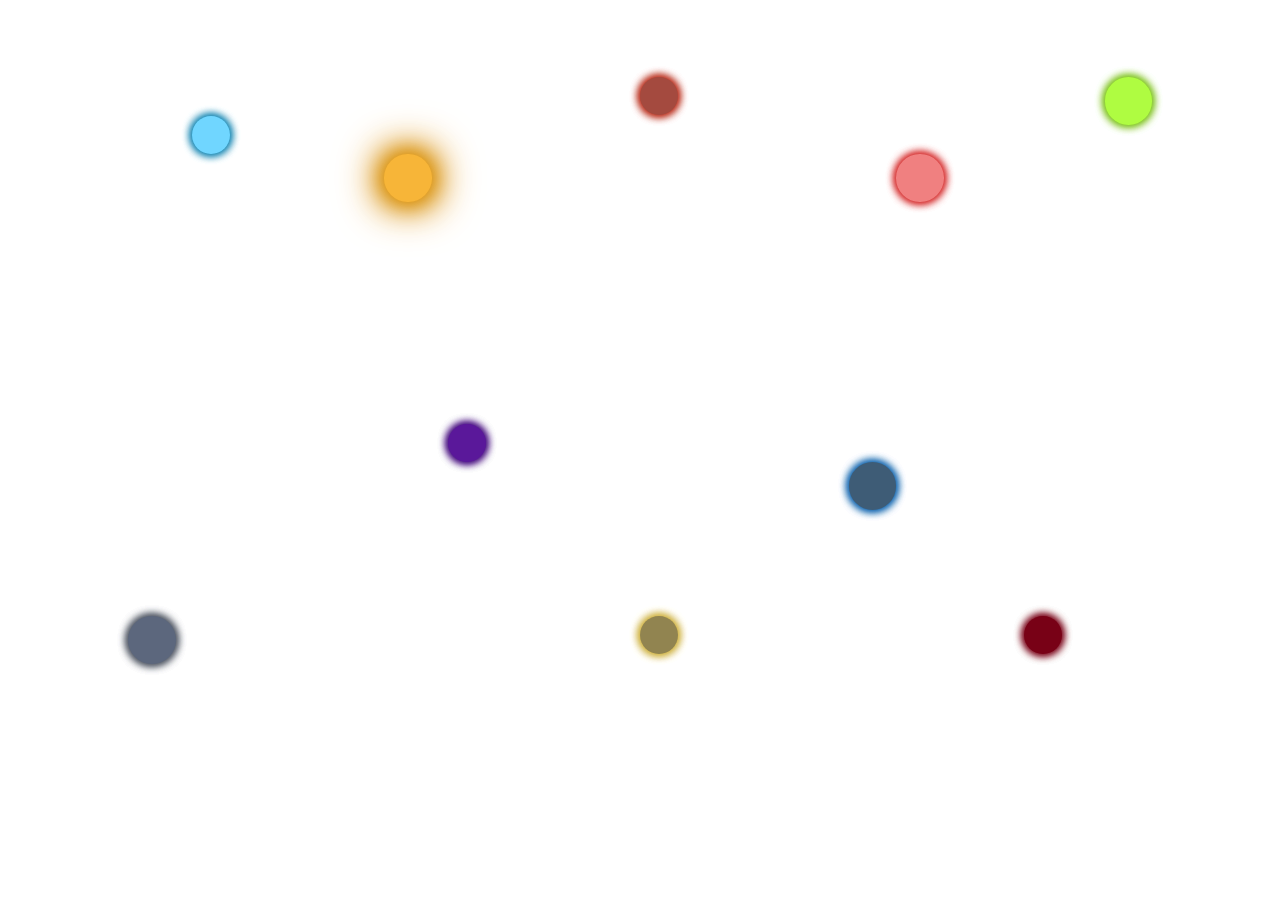
<file: 02-CSS/02-basics/07-Animations/index.html>
<!DOCTYPE html>
<html lang="en">
<head>
    <meta charset="UTF-8">
    <meta name="viewport" content="width=device-width, initial-scale=1.0">
    <title>Animations</title>
    <link rel="stylesheet" href="./style.css">
</head>
<body>
    <main>
        
       <div class="circle-wrapper">
      <div class="circle circle1"></div>
      <div class="circle circle2"></div>
      <div class="circle circle3"></div>
      <div class="circle circle4"></div>
      <div class="circle circle5"></div>
      <div class="circle circle6"></div>
      <div class="circle circle7"></div>
      <div class="circle circle8"></div>
      <div class="circle circle9"></div>
      <div class="circle circle10"></div>
    </div>
    </main>
</body>
</html>
</file>
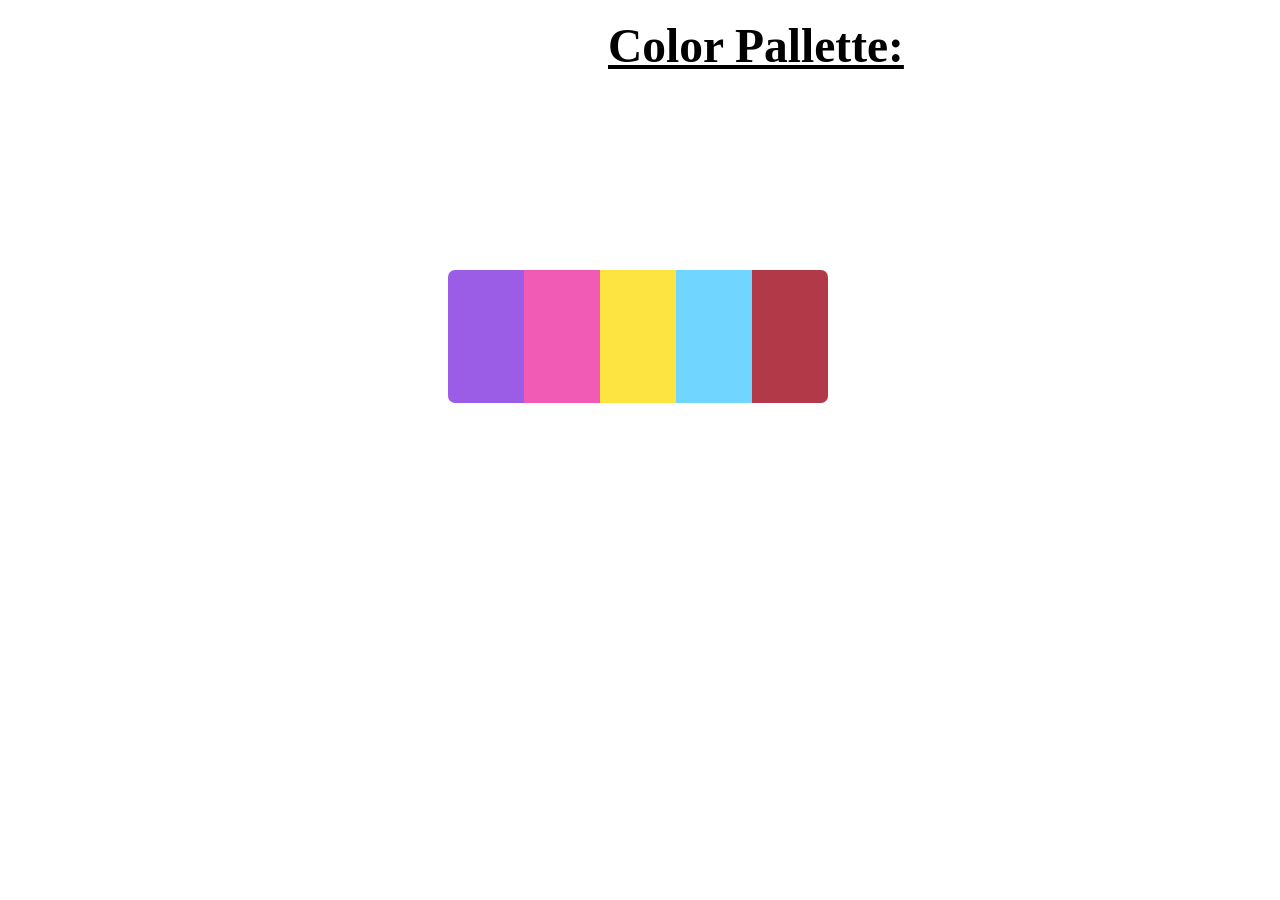
<file: 02-CSS/02-basics/08-Color-Pallette/index.html>
<!DOCTYPE html>
<html lang="en">
<head>
    <meta charset="UTF-8">
    <meta name="viewport" content="width=device-width, initial-scale=1.0">
    <title>Color Pallette</title>
    <link rel="stylesheet" href="./style.css">
</head>
<body>
    <main>
        <h2>Color Pallette:</h2>
    <div class="wrapper">
       
        <div class="div div1"></div>
        <div class="div div2"></div>
        <div class="div div3"></div>
        <div class="div div4"></div>
        <div class="div div5"></div>

    </div>
</main>
</body>
</html>
</file>
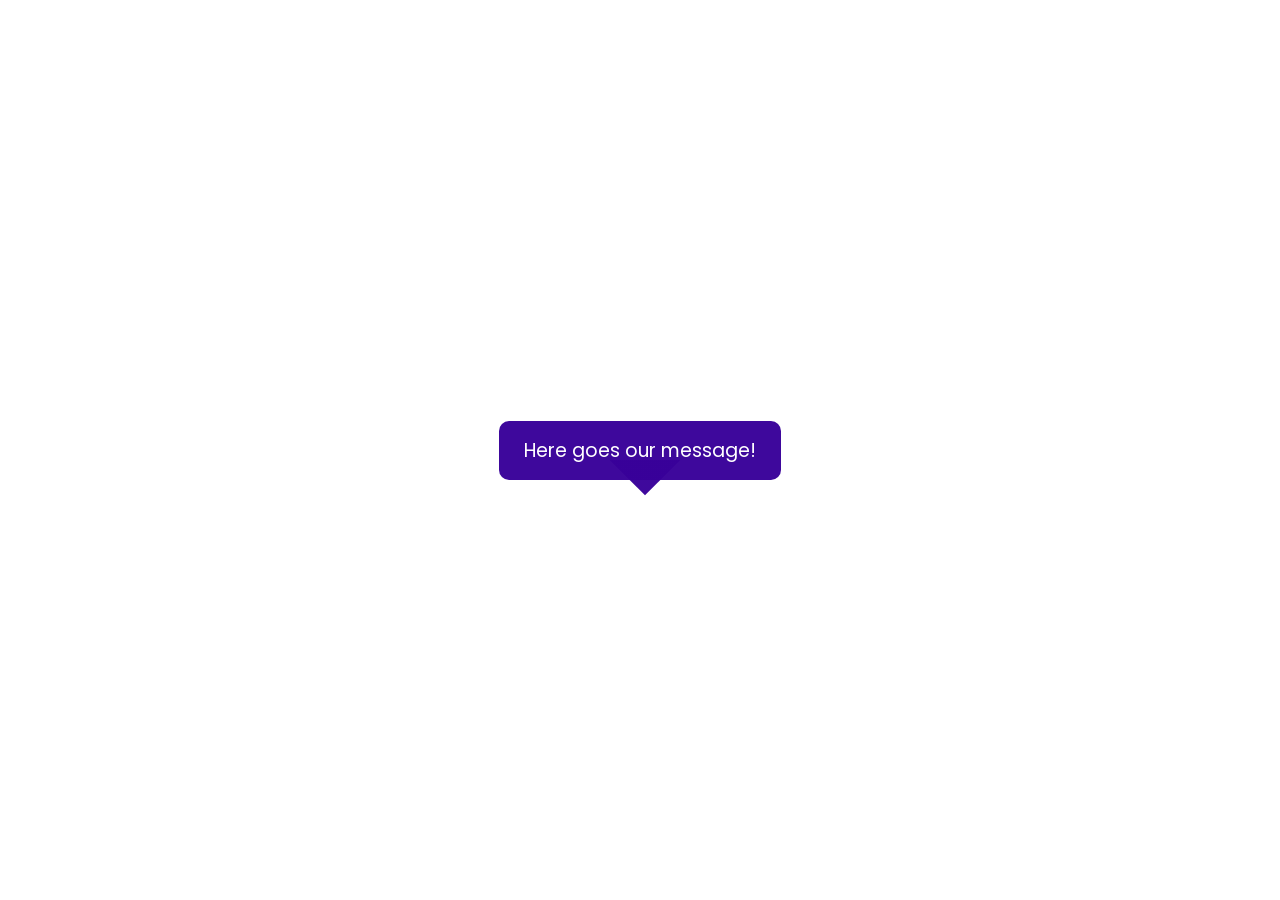
<file: 02-CSS/02-basics/09-Gradient/index.html>
<!DOCTYPE html>
<html lang="en">
  <head>
    <meta charset="UTF-8" />
    <meta name="viewport" content="width=device-width, initial-scale=1.0" />
    <title>Landing page</title>
    <link rel="stylesheet" href="./style.css" />
    <link
      rel="stylesheet"
      href="https://cdnjs.cloudflare.com/ajax/libs/font-awesome/6.5.2/css/all.min.css"
      integrity="sha512-SnH5WK+bZxgPHs44uWIX+LLJAJ9/2PkPKZ5QiAj6Ta86w+fsb2TkcmfRyVX3pBnMFcV7oQPJkl9QevSCWr3W6A=="
      crossorigin="anonymous"
      referrerpolicy="no-referrer"
    />
    <link
      href="https://fonts.googleapis.com/css2?family=Poppins:ital,wght@0,100;0,200;0,300;0,400;0,500;0,600;0,700;0,800;0,900;1,100;1,200;1,300;1,400;1,500;1,600;1,700;1,800;1,900&display=swap"
      rel="stylesheet"
    />
  </head>
  <body>
    <main></main>

    <span class="tooltip">
        <div>
      Here goes our message!
    </div>

      <div class="triangle-wrapper">
        <span class="triangle"></span>
      </div>
    </span>
</html>
</file>
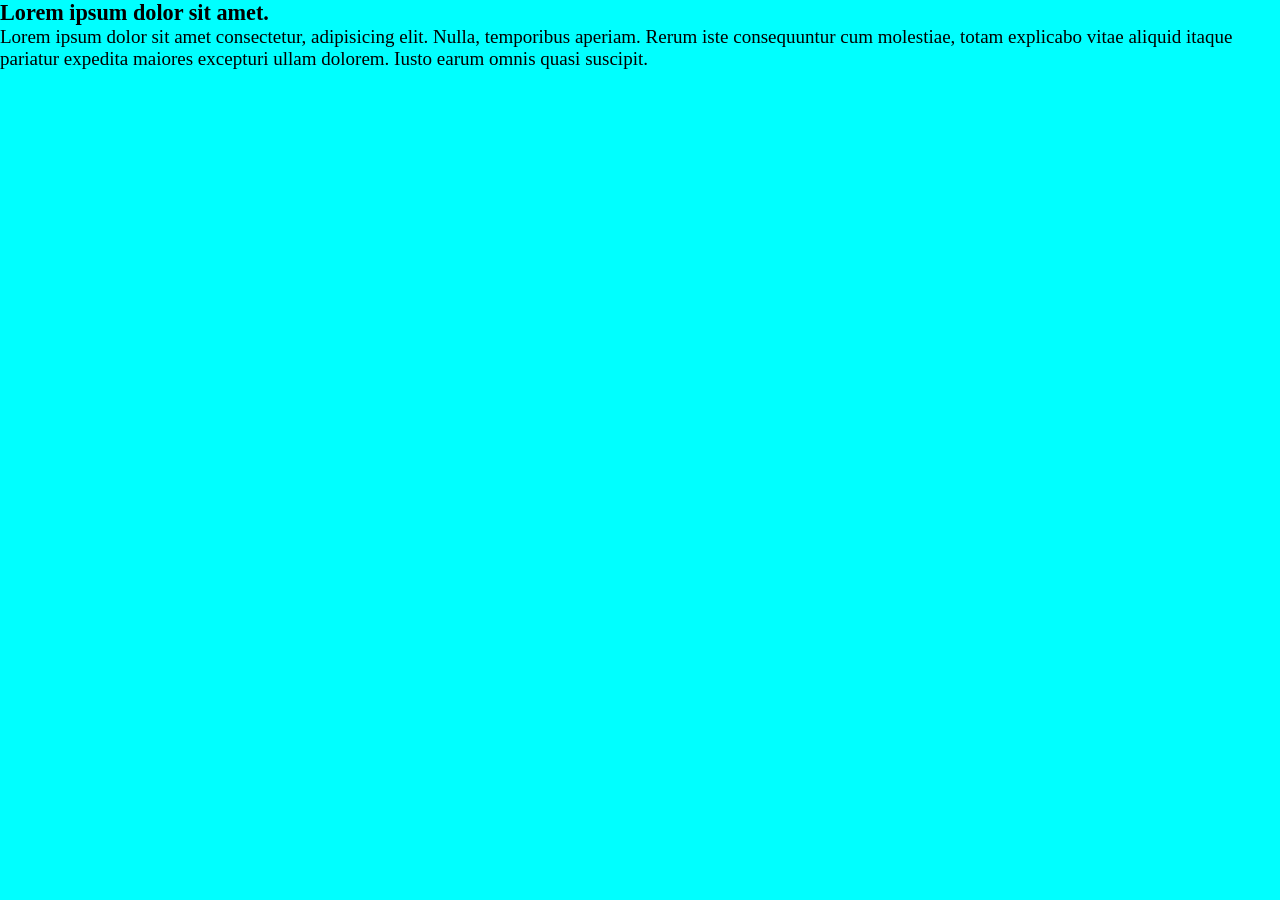
<file: 02-CSS/02-basics/10-Media-Queries/index.html>
<!DOCTYPE html>
<html lang="en">
<head>
    <meta charset="UTF-8">
    <meta name="viewport" content="width=device-width, initial-scale=1.0">
    <title>Media Queries</title>
    <link rel="stylesheet" href="./style.css">
</head>
<body>
    <main>
        <h3>Lorem ipsum dolor sit amet.</h3>
        <p>Lorem ipsum dolor sit amet consectetur, adipisicing elit. Nulla, temporibus aperiam. Rerum iste consequuntur cum molestiae, totam explicabo vitae aliquid itaque pariatur expedita maiores excepturi ullam dolorem. Iusto earum omnis quasi suscipit.</p>
    </main>
</body>
</html>
</file>
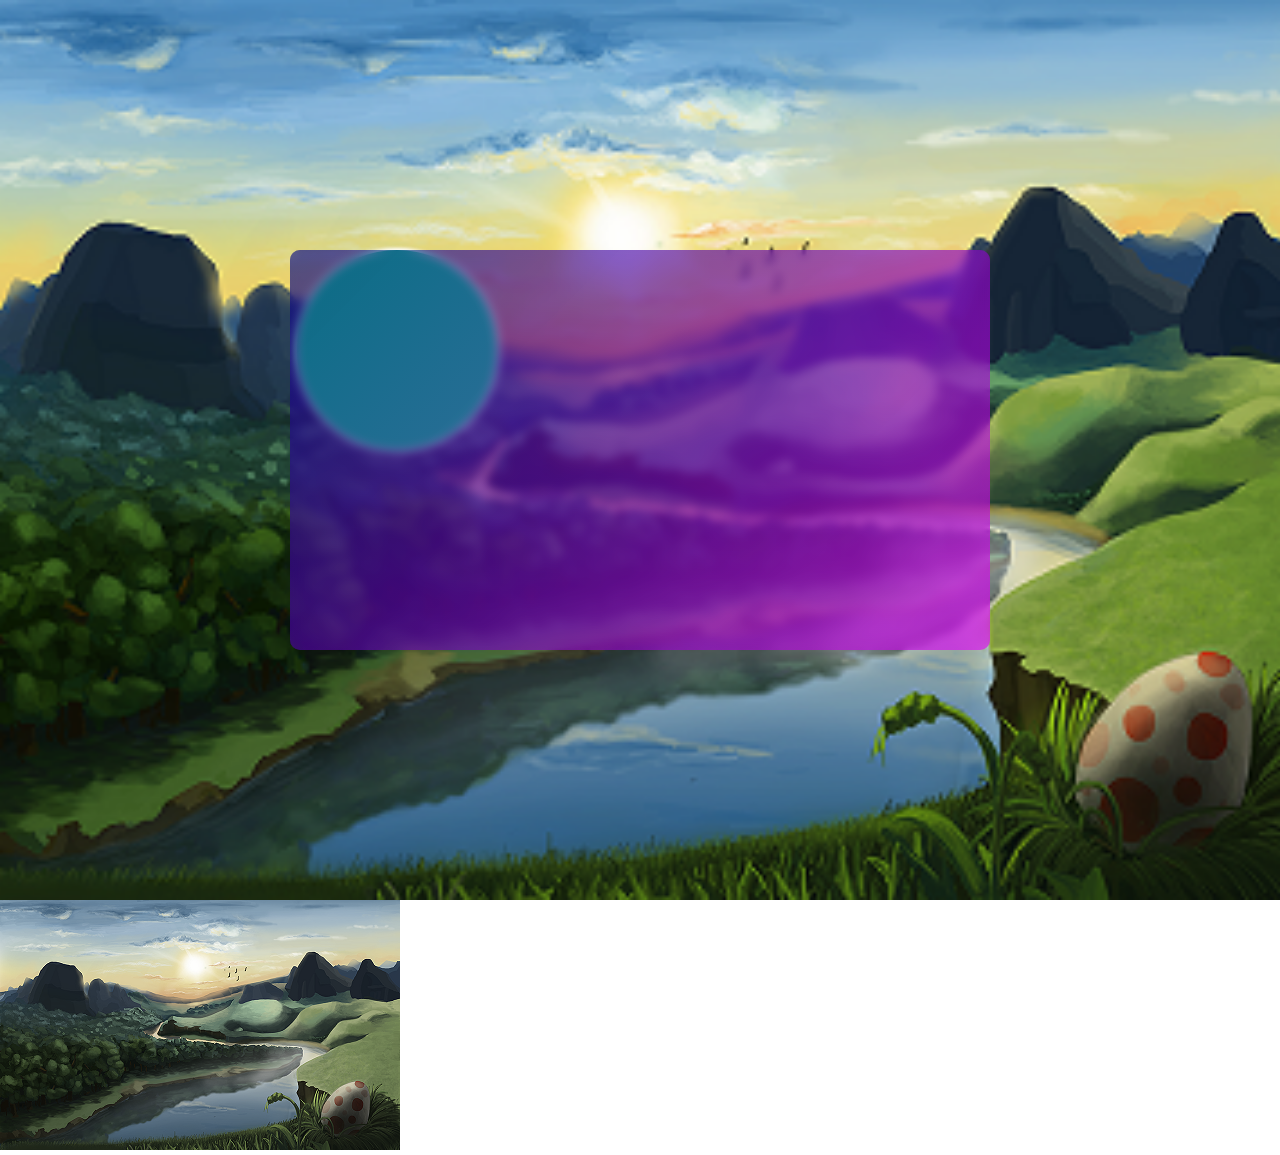
<file: 02-CSS/02-basics/11-Filters/index.html>
<!DOCTYPE html>
<html lang="en">
<head>
    <meta charset="UTF-8">
    <meta name="viewport" content="width=device-width, initial-scale=1.0">
    <title>Filters</title>
    <link rel="stylesheet" href="./style.css">
</head>
<body>
  
    <main>
      <div class="outer"></div>
        <div class="inner">
          <div class="circle circle1"></div>
          <div class="circle circle2"></div>
        </div>
      </main>
      <img src="./sample.png" alt="">
</body>
</html>
</file>
<file: 00-practice/03-Grid-Layout/style.css>
* {
    margin: 0;
    padding: 0;
    box-sizing: border-box;
    font-family: "Poppins", sans-serif;
}

:root {
    --color1: #ffbd00;
    --color2: #ff5400;
    --color3: #ff0054;
    --color4: #9e0059;
    --color5: #390099;
}

html {
    font-size: calc(10px + 1vmin);
}

.wrapper {
    /* background-color: aqua; */
    height: 100vh;
    width: 100%;
}

nav {
    grid-template-columns: repeat(12, 1fr);
    display: grid;
    /* background-color: #269900; */
}

nav div.logo {
    grid-column: span 2;
    /* background-color: #9e0059; */
    width: 100%;
    margin-left: 70px;
}

nav div.menu {
    grid-column: span 7;
    /* background-color: #ffbd00; */
    align-content: center;
    margin-left: 5rem;
}

nav div.menu a {
    text-decoration: none;
    padding: 0.5rem 1rem;
    margin: auto;
    background-color: #4c1414dc;
    color: white;
    margin: 5px;
    border-radius: 35px;

}

nav div.menu a:hover {
    color: white;
    background-color: #492424;
}

nav div.actions {
    grid-column: span 3;
    /* background-color: blue; */
    align-content: center;
    margin-left: 5rem;
}

nav div.actions button {
    text-decoration: none;
    border: 2px solid #492424e1;
    outline: none;
    background-color: white;
    padding: 0.5rem 1rem;
}

nav div.actions button:hover {
    color: white;
    background-color: #492424e1;

}

.logo img {
    height: 100px;
    width: 100px;
    /* justify-content: center;
    align-content: center; */
}

main {
    display: grid;
    background-color: #390099;
    grid-template-columns: repeat(12, 1fr);

}

main .bg-img {
    background: url(./bg1.avif);
    /* height: 100vh; */
    background-repeat: no-repeat;
    background-position: center;
    background-size: cover;
    justify-content: center;
    align-items: center;
    gap: 2px;
    overflow: hidden;
    height: 75vh;
    grid-column: span 13;
}

.bg-img h3 {
    color: white;
    font-size: 4rem;
    justify-content: center;
    align-content: center;
    margin-top: 220px;
    margin-left: 50px;
}

.bg-img p {
    color: white;
    font-size: 1rem;
    /* margin-top: 220px; */
    margin-left: 50px;
}

.content-section {
    width: 800px;
    /* height: 400px; */
    /* background-color: pink; */
    /* width: 100%; */
    margin: auto;
    margin-top: 30px;
    margin-bottom: 30px;
    box-shadow: 0 0 9px rgb(77, 76, 76);
    padding: 0 1rem;
    border-radius: 7px;
}

.card-wrapper {
    /* width: 800px; */
    height: 450px;
    grid-gap: 1rem;
    display: grid;
    grid-template-columns: repeat(12, 1fr);
    grid-gap: 1rem;
}

.content-section h3 {
    text-align: center;
    font-size: 2rem;
    text-decoration: underline;
}

.card {
    text-align: justify;
}

.card1 {
    grid-column: span 4;
    /* background-color: #390099; */
}

.card2 {
    grid-column: span 4;
    /* background-color: yellowgreen; */
}

.card3 {
    grid-column: span 4;
    /* background-color: gray; */
}

.card-wrapper img {
    width: 100%;
    height: 40%;
}

footer {
    height: 250px;
    width: 100%;
    background-color: #3e0606e1;
    display: grid;
    grid-template-columns: repeat(12, 1fr);
    /* border-top: 1px solid black; */
    /* color: #e2dfdf; */
    color: white;
}

.tags h3 {
    margin-left: 40px;
    margin-top: 40px;
    /* color: white;  */
}

.tags>p {
    margin-left: 40px;

}

.partnership {
    grid-column: span 3;
    /* background-color: #390099; */
}

.branding {
    grid-column: span 3;
    /* background-color: green; */
}

.support {
    grid-column: span 3;
    /* background-color: yellow; */
}

.footer-logo {
    grid-column: span 3;
    align-items: center;
}

.footer-logo img {
    margin-top: 25px;
    height: 150px;
    width: 150px;
    /* margin-bottom: 50px; */
}

.icons {
    font-size: 1.55rem;
}
</file>
<file: 00-practice/04-Grid-Layout-02/style.css>
* {
    margin: 0;
    padding: 0;
    box-sizing: border-box;
    font-family: "Poppins", sans-serif;
    line-height: 2rem;
    letter-spacing: 0.07rem;
}

:root {
    --color1: #4c1414dc;
    --color2: #492424;
    --color3: #492424e1;
    --color4: #3e0606e1;
    --color5: #ffffff;
}

html {
    font-size: calc(10px + 1vmin);
}

h1 {
    font-size: 2.02rem;
}

h2 {
    font-size: 1.802rem;
}

h3 {
    font-size: 1.624rem;
}

h4 {
    font-size: 1.466rem;
}

p {
    font-size: 0.8rem;
}

.title {
    font-size: 2.9rem;
}

.sub-title {
    font-size: 1.2rem;
}

.icons {
    font-size: 1.15rem;
}

a,
span,
img {
    display: inline-block;
}

.wrapper {
    width: 100%;
    height: 100vh;
}

nav {
    display: grid;
    grid-template-columns: repeat(12, 1fr);
}

nav div.logo {
    grid-column: 2/3;
    /* background-color: #9e0059; */
}

.logo img {
    font-size: 1rem;
    width: 120px;
    height: 130px;
}

nav div.nav-menu {
    grid-column: 4/10;
    /* background-color: #ffbd00; */
}

nav div.nav-menu a {
    text-decoration: none;
    padding: 0.5rem 1rem;
    /* margin: auto; */
    align-items: center;
    background-color: var(--color1);
    color: var(--color5);
    margin-top: 2rem;
    border-radius: 35px;

}

nav div.nav-menu a:hover {
    color: var(--color5);
    background-color: var(--color2);
}

nav div.actions {
    grid-column: 11/13;
    /* background-color: #390099; */
    align-content: center;
}

nav div.actions button {
    text-decoration: none;
    border: 2px solid var(--color3);
    background-color: var(--color5);
    outline: none;
    color: var(--color3);
    padding: 0.5rem 1rem;
}

nav div.actions button:hover {
    color: var(--color5);
    background-color: var(--color3);
}

header {
    display: grid;
    background: url(./bg1.avif);
    /* height: 100vh; */
    background-repeat: no-repeat;
    background-position: center;
    background-size: cover;
    justify-content: center;
    align-items: center;
    /* overflow: hidden;  */
    height: 70vh;
    /* grid-column: span 13; */
    grid-template-columns: repeat(12, 1fr);
}
.wrapper-heading{
    grid-column: span 13;
}
header div.title {
    justify-content: center;
    align-items: center;
    color: var(--color5);
    font-weight: bold;
    margin-left: 8rem;
    /* grid-column: span 13; */
    /* align-items: center; */
}

header div.sub-title {
    color: var(--color5);
    margin-left: 8rem;
    margin-top: 0.5rem;
    grid-column: span 13;
}

section {
    display: grid;
    grid-template-columns: repeat(12, 1fr);
}

.card-section {
    /* background-color: #492424; */
    width: 800px;
    margin: auto;
    /* height: 1000px; */
    grid-column: 5/9;
    color: var(--color5);
    margin-top: 2rem;
    margin-bottom: 2rem;
    color: black;
    box-shadow: 0 0 12px #4d4c4c;
    padding: 0 0.8rem;
    border-radius: 0.3rem;
}

.card-section h1 {
    grid-column: span 13;
    text-align: center;
    margin-bottom: 0.5rem;
    margin-top: 0.5rem;

    /* text-decoration: underline; */
}

.card-wrapper {
    grid-gap: 0.9rem;
    display: grid;
    grid-template-columns: repeat(12, 1fr);
}

.card {
    text-align: justify;

}

.card1 {
    grid-column: span 4;
    /* background-color: yellow; */
}

.card2 {
    grid-column: span 4;
    /* background-color:green; */
}

.card3 {
    grid-column: span 4;
    /* background-color:pink; */
}

.card-wrapper img {
    width: 100%;
    height: 30%;
}

footer {
    /* height: 250px; */
    width: 100%;
    background-color: var(--color4);
    display: grid;
    grid-template-columns: repeat(12, 1fr);
    /* border-top: 1px solid black; */
    /* color: #e2dfdf; */
    color: var(--color5);
}

.partnership {
    grid-column: 2/4;
    /* background-color: #390099; */
}

.branding {
    grid-column: 4/6;
    /* background-color: green; */
}

.support {
    grid-column: 6/8;
    /* background-color: yellow; */
}

.tags {
    margin-top: 25px;
}

.footer-logo {
    grid-column: 11/12;
    align-items: center;
}

.footer-logo img {
    margin-top: 25px;
    height: 150px;
    width: 150px;
    /* margin-bottom: 50px; */
}
</file>
<file: Projects/Yt-landing Page/style.css>
* {
  padding: 0;
  margin: 0;
  box-sizing: border-box;
  font-family: "Poppins", sans-serif;
  text-decoration: none;
}

html {
  font-size: calc(12px + 1vmin);
}

:root {
  --color1: #eceaeaae;
  --color2: red;
  --color3: #ed5f07;
  --color4: azure;
}

input {
  border: none;
  outline: none;
}

nav {
  margin: 0.5rem;
  display: flex;
  justify-content: space-between;
}
nav .logo-container {
  display: flex;
  gap: 1rem;
}
nav .logo-container div.bars {
  width: 2rem;
  height: 2rem;
  display: flex;
  border-radius: 50%;
  align-items: center;
  justify-content: center;
}
nav .logo-container div.bars:hover {
  background-color: var(--color1);
}
nav .logo-container div.bars i {
  font-size: 1.1rem;
}
nav .logo-container div.logo {
  display: flex;
  align-items: center;
}
nav .logo > i {
  color: var(--color2);
  font-size: 1.5rem;
}
nav .logo-container div.logo > h3 > sup {
  font-size: 11px;
  font-weight: 200;
}

.search-container {
  display: flex;
  gap: 1rem;
}
.search-container .search {
  border: 1px solid #c6b7b7ae;
  box-shadow: 0 0 1px #c6b7b7ae;
  border-radius: 1rem;
  display: flex;
  height: 2.2rem;
  align-items: center;
}
.search-container .search > input {
  width: 30rem;
  padding: 0.3rem 0.6rem;
}
.search-container .search > ::placeholder {
  color: rgb(192, 184, 184);
  font-size: 0.8rem;
}
.search-container .search > i {
  background-color: var(--color1);
  height: 100%;
  padding: 0.6rem 0.6rem;
  border-top-right-radius: 1rem;
  width: 4rem;
  display: flex;
  align-items: center;
  justify-content: center;
  border-bottom-right-radius: 1rem;
}

.search-container .microphone {
  height: 2.2rem;
  width: 2.2rem;
  border-radius: 50%;
  display: flex;
  align-items: center;
  justify-content: center;
  background-color: var(--color1);
}
.actions {
  display: flex;
  align-items: center;
  justify-content: center;
  gap: 1rem;
}
.actions .create {
  display: flex;
  align-items: center;
  justify-content: center;
  background-color: var(--color1);
  padding: 0.5rem 1rem;
  gap: 0.5rem;
  font-size: 1rem;
  border-radius: 1rem;
}

.actions .name {
  height: 2.2rem;
  width: 2.2rem;
  background-color: var(--color3);
  display: flex;
  align-items: center;
  justify-content: center;
  border-radius: 50%;
  color: var(--color4);
}

/* main  */
main{
  display: flex;
  gap: 1.5rem;
  overflow-x: hidden;

}
main .left-container {
  width: 15%;
  /* background-color: #ed5f07; */
  margin: 1rem 0.5rem;
  /* overflow-y: scroll; */
}
main .left-container p {
  font-size: 0.8rem;
  font-weight: 500;
}
main .left-container i {
  font-size: 0.8rem;
}
.left-container .wrapper {
  padding-bottom: 1rem;
  border-bottom: 1px solid #c6b7b7ae;
}
.left-container .wrapper .home {
  /* background-color: var(--color1); */
  padding: 0.6rem 1rem;
  display: flex;
  align-items: center;
  gap: 2rem;
}
.left-container .wrapper .home:hover {
  background-color: var(--color1);
  border-radius: 0.5rem;
}

.left-container .wrapper .shorts {
  padding: 0.6rem 1rem;
  display: flex;
  align-items: center;
  gap: 1.88rem;
}

.left-container .wrapper .shorts:hover {
  background-color: var(--color1);
  border-radius: 0.5rem;
}

.left-container .wrapper .subscription {
  padding: 0.5rem 1rem;
  display: flex;
  align-items: center;
  gap: 1.5rem;
}
.left-container .wrapper .subscription:hover {
  background-color: var(--color1);
  border-radius: 0.5rem;
}

main .you-wrapper {
  border-bottom: 1px solid #c6b7b7ae;
  padding-bottom: 1rem;
}

main .you-wrapper h4 {
  font-weight: 600;
}

main .you-wrapper .you {
  display: flex;
  align-items: center;
  gap: 1rem;
  padding: 0.6rem 1rem;
}

.left-container .you-wrapper .history {
  padding: 0.7rem 1rem;
  display: flex;
  align-items: center;
  gap: 1.5rem;
}
.left-container .you-wrapper .history:hover {
  background-color: var(--color1);
  border-radius: 0.5rem;
}

main .explore-wrapper .explore {
  display: flex;
  align-items: center;
  gap: 1rem;
  padding: 0.6rem 1rem;
}

.left-container .explore-wrapper .trending-common {
  padding: 0.7rem 1rem;
  display: flex;
  align-items: center;
  gap: 1.5rem;
}
.left-container .explore-wrapper .trending-common:hover {
  background-color: var(--color1);
  border-radius: 0.5rem;
}
main .more-youtube-wrapper {
  border-bottom: 1px solid #c6b7b7ae;
  padding-bottom: 1rem;
}
main .more-youtube-wrapper .more {
  display: flex;
  align-items: center;
  /* gap: 1rem; */
  padding: 0.6rem 1rem;
}

.left-container .more-youtube-wrapper .trending-common {
  padding: 0.7rem 1rem;
  display: flex;
  align-items: center;
  gap: 1.5rem;
}
.left-container .more-youtube-wrapper .trending-common:hover {
  background-color: var(--color1);
  border-radius: 0.5rem;
}


.left-container .more-youtube-wrapper .trending-common>i{
  color: var(--color2);
  font-size: larger;
}

.left-container .more-youtube-wrapper .yt-music > svg{
  width: 1.5rem ;
  color: transparent;
  height: 1.5rem;
}
.left-container .settings-wrapper .trending-common {
  padding: 0.7rem 1rem;
  display: flex;
  align-items: center;
  gap: 1.5rem;
}
.left-container .settings-wrapper .trending-common:hover {
  background-color: var(--color1);
  border-radius: 0.5rem;
}
main .right-container{
  /* background-color: #ed5f07; */
  width: 84%;
  margin: 1rem 1rem;
  overflow-x: hidden;
 
}
.right-container .top-container {
  text-wrap: nowrap; 
  width: 100%;
  overflow: auto; 
  display: flex; 
  scrollbar-width: none;
  /* align-items: center; */
  overflow-y: hidden; 
  /* width: 100%; */
}
.right-container .top-container > span{
  margin-right: 0.5rem;
  background-color: var(--color1);
  padding: 0.5rem 0.7rem;
  border-radius: 0.5rem;
  font-size: 0.7rem;
  font-weight: 600;
  
}
.right-container .top-container > span:first-child{
  background-color: black;
  color: white;
}
.right-container .bottom-container{
  margin-top: 2rem;
}
.right-container .bottom-container .cards{
display: flex;
align-items: center;
justify-content: center;
gap: 1rem;

}

.right-container .bottom-container .cards .card>img{
 width: 19.3rem;
 height: 11.5rem;
border-radius: 0.5rem;
}
.cards .card .descriptions{
  display: flex;
  gap: 0.5rem;
  padding: 0 0.3rem;
  /* font-size: medium; */
  /* font-weight: 600; */
  margin-top: 0.5rem;
}

.cards .card .descriptions>img{
  border-radius: 50%;
  height: 2.2rem;
  width: 2.2rem;
  
}
.cards .card .infos{
  padding:0.5rem 3rem;
}

.cards .card .infos>p{
  font-size: 0.7rem;
  color: rgb(117, 114, 114);
  /* font-weight: 00; */
}
.cards:not(:first-child){
  margin-top: 2.3rem;

}
</file>
<file: 02-CSS/02-basics/03-flexbox/style.css>
.con{
  height: 20px;
  width: 70px;
}
.flex{
    /* background-color: palevioletred; */
    display: flex;
    gap: 10px;
    /* justify-content: center; */
    /* align-items: flex-end; */
}
.con1
{
    background-color:palevioletred ;
    font-size: larger;
    text-align: center;
    padding: 10px;
    font-weight: bold;

}
.con2{
    background-color: palevioletred;
    flex-grow: 1;
    padding: 10px;
    font-size: larger;
    text-align: center;
    font-weight: bold;
  

}



h2{
color: black;
letter-spacing: 2px;
text-align: center;
background-color: palevioletred;
margin-left: 45%;
margin-right: 45%;
padding: 10px;
}

.FlexBox{
background-color: rgb(231, 189, 203);
height: 1200px;
width: 900px;
justify-content: center;
margin: 0 20%;
/* display: flex;
 justify-content: space-between;
 align-items: flex-end;  */

}
 .div{
     height: 200px;
    width: 200px;

}
.div1{
    background-color: palevioletred;
}

.div2
{
    background-color: palevioletred;
} 
.div3{
    background-color:palevioletred ;
}
.div4
{
    background-color: palevioletred;
}


h3{
/* text-align: center; */
/* margin: 50px; */
padding: 10px 30px;
font-size: larger;
text-decoration: underline;
}

.flexbox1{
     display: flex;
  justify-content:center; 
 align-items: flex-end;  
 gap: 10px;
}

p{
    text-indent: 50px;
    padding: 0 30px;
    font-size: medium; 
    

}
h4{
    padding:  0 10px;
    text-decoration: underline;
}
</file>
<file: 02-CSS/02-basics/05-Table/style.css>
* {
    margin: 0;
    padding: 0;
    box-sizing: border-box;
}

html{
    font-size: calc(10px + 1vmin);
 }

main{
    width: 100%;
    height: 100px;
    display: flex;
    justify-content: center;
    align-items: center;

}
h1{
    text-align: center;
    text-decoration: underline;
    margin-bottom: 3px;
}
.wrapper{
    margin-top: 20rem;
    height: 250px;
    /* overflow-y: auto; */
    /* background-color: aqua; */
}

.wrapper th, .wrapper td {
    position: relative;
    padding: 10px 20px;
    
}

.wrapper th{
    position: sticky;
    top: 0;
    /* background-color: beige; */
}

.wrapper table{
width: 100%;
border-spacing: 20px 0;
}

table,th ,tr,td{
    /* border: 1px solid black;
border-collapse: collapse; */
padding: 10px 20px;
}

/* .wrapper tr:nth-child(even){
    background-color: beige;
    } */

.wrapper td:nth-child(even){
background-color: beige;
}


.wrapper th:nth-child(even){
    background-color: beige;
    border-radius: 5px;
    }
/* table td:nth-child(even){
    /* margin: 5px; */
    /* border-bottom: 1px solid black; */

    .wrapper td::after {
    
     content: "";
        position: absolute;
        bottom: 20%;
        left: 50%;
        transform: translateX(-50%);
        width: 80%;
        height: 2px;
    background-color: black;
    }
</file>
<file: 02-CSS/02-basics/06-CSS-Combinators/style.css>
* {
    margin: 0;
    padding: 0;
    box-sizing: border-box;
}

html{
    font-size: calc(10px + 1vmin);
 }

 h2{
    /* display: flex; */
    /* justify-content: center; */
    margin-top: 30px;
    /* background-color:rgb(197, 44, 231); */
   text-align: center;
  text-decoration: underline;
}

main{

    height: 100px;
    display: flex;
    /* justify-content: center; */
    margin-left: 100px;
    align-items: center;
}

.wrapper{
    display: flex;
    justify-content: center;
    align-items: center;
    flex-wrap: wrap;
    gap: 20px 250px ;
    margin-top: 25%;   
}

input[type="checkbox"] {
   
    display: none;
   /* border: 2px solid black;  */
 }

input[type="checkbox"]  + label{
/* position: relative; */
    top: 20px;
    left: 10%;
    display: flex;
    width: 200px; 
    height: 50px;
    font-size: 20px;
    justify-content: center;
    align-items: center;
    padding:50px 80px;
    border-radius: 8px;
    background-color: rgb(196, 172, 215);
    box-shadow:0 0 7px rgb(196, 172, 215) ;
    /* gap: 20px; */   
}
 
input[type="checkbox"] + label i{
color: rgb(87, 35, 150);
font-size: xx-large;
margin-right: 20px;
}


input[type="checkbox"]:checked + label{

        top: 20px;
        left: 10%;
        display: flex;
        width: 200px; 
        height: 50px;
        justify-content: center;
        align-items: center;
        padding:50px 80px;
        border-radius: 8px;
        background-color:rgb(197, 44, 231);
        outline: 2px solid rgb(173, 11, 173);
        box-shadow: 0 0 10px purple;
                                                           /*  Applied Transitions here */
        transition-property:  background-color , color , outline;
        transition-duration: 1s;
        /* transition-timing-function: ease-in; */
        /* transition-delay: 2s; */     
    }

    input[type="checkbox"]:checked + label i{

        font-size: xx-large;
        margin-right: 20px;
        /* color: rgb(63, 0, 140); */
        color: black;
        }
</file>
<file: 02-CSS/02-basics/07-Animations/style.css>
* {
    margin: 0;
    padding: 0;
    box-sizing: border-box;
}

html{
    font-size: calc(10px + 1vmin);
 }
 :root{
    --color1: #f7b538;
    --color2: #780116;
    --color3: #3e5c76;
    --color4: #70d6ff;
    --color5: #f08080;
    --color6: #5a189a;
    --color7: #5c677d;
    --color8: #918450;
    --color9: #affc41;
    --color10: #a44a3f;
  
 }
 main{
    height: 770px;
    /* background-color: aqua; */
    position: relative;

 }
 .circle{
    height: 2.5rem;
    width: 2.5rem;
    border-radius: 50%;
    position: absolute;
    animation-name:circle ;
    animation-duration: 1s;
    animation-iteration-count: infinite;

    /* background-color: aquamarine; */
 }
 .circle-wrapper :nth-child(even){
    height: 2rem;
    width: 2rem;
 }

 .circle-wrapper :nth-child(1){
    top: 20%;
    left: 30%;
    background-color : var(--color1);
    box-shadow: 0 0 20px #d88d01, 0 0 30px #d88d01, 0 0 40px #d88d01, 0 0 50px #d88d01;
    animation-delay: 2s;;
    
 }

 .circle-wrapper :nth-child(2){
    top: 80%;
    left: 80%;
    background-color : var(--color2);
    box-shadow: 0 0 10px #780116, 0 0 10px #780116, 0 0 10px #780116  ;
    animation-delay: 1s;
 }

 .circle-wrapper :nth-child(3){
    background-color : var(--color3);
    top: 60%;
    right: 30%;
    box-shadow: 0 0 10px #0960ad, 0 0 10px #0960ad, 0 0 10px #0960ad ;
    animation-delay: 0.6s;
 }

 .circle-wrapper :nth-child(4){
    background-color : var(--color4);
    top: 15%;
    left: 15%;
    box-shadow: 0 0 10px #0e83b1, 0 0 10px #0e83b1 , 0 0 10px #0e83b1 ;
    animation-delay: 1.4s;
 }

 .circle-wrapper :nth-child(5){
    top: 20%;
    left: 70%;
    background-color : var(--color5);
    box-shadow: 0 0 10px #d42525, 0 0 10px #d42525, 0 0 10px #d42525 ;
    animation-delay: 0.2s;
 }

 .circle-wrapper :nth-child(6){
    top: 55%;
    left: 35%;
    background-color : var(--color6);
    box-shadow: 0 0 10px #3e037a, 0 0 10px #3e037a, 0 0 10px #3e037a ;
    animation-delay: 0.9s;
 }

 .circle-wrapper :nth-child(7){
    top: 80%;
    left: 10%;
    background-color : var(--color7);
    box-shadow: 0 0 10px #4b525f, 0 0 10px #4b525f, 0 0 10px #4b525f ;
    animation-delay: 0.4s;
 }

 .circle-wrapper :nth-child(8){
    top: 80%;
    left: 50%;
    background-color : var(--color8);
    box-shadow: 0 0 10px #cdaf38, 0 0 10px #cdaf38, 0 0 10px #cdaf38 ;
    animation-delay: 1.2s;
 }

 .circle-wrapper :nth-child(9){
    top: 10%;
    right: 10%;
  background-color : var(--color9);
  box-shadow: 0 0 10px #7bc217,0 0 10px #7bc217, 0 0 10px #7bc217 ;
  animation-delay: 0.9s;
 }

 .circle-wrapper :nth-child(10){
    top: 10%;
    left: 50%;
    background-color : var(--color10);
    box-shadow: 0 0 10px #b82714 ,0 0 10px #b82714, 0 0 10px #b82714;
    animation-delay: 0.5s;
 }

 @keyframes circle{
    0%{
        transform: scale(0);
        opacity: 2;
    }
    100%{
        transform: scale(4);
        opacity: 0;
    }

 }
</file>
<file: 02-CSS/02-basics/08-Color-Pallette/style.css>
* {
    margin: 0;
    padding: 0;
    box-sizing: border-box;
}

html{
    font-size: calc(10px + 1vmin);
 }
 :root{
    --color1: #9b5de5;
    --color2: #f15bb5;
    --color3: #fee440;
    --color4: #70d6ff;
    --color5: #b23a48; 
 }
 main{
    position: relative;
    height: 100vh;
    display: flex;
/* background-color: rgb(226, 221, 215); */
 }
h2{
 margin-top: 1rem;
text-decoration: underline;
 margin-left: 32rem;
 font-size: 2.5rem;
}

 .wrapper{
    /* background-color: #00f5d4; */
    height: 7rem;
    width: 20rem;
    /* border: 1px solid black; */
    border-radius: 7px;
    display: flex;
    justify-content: center;
    align-items: center;
    position: absolute;
    top: 30%;
    left: 35%;
    overflow: hidden;
 }

 .div{
    /* background-color: blueviolet; */
    height: 7rem;
    width: 7rem;
   position: relative;
 }

 .wrapper :nth-child(1){
    background-color: var(--color1);
 }

 .wrapper :nth-child(2){
    background-color: var(--color2);
 }

 .wrapper :nth-child(3){
    background-color: var(--color3);
 }

 .wrapper :nth-child(4){
    background-color: var(--color4);
 }

 .wrapper :nth-child(5){
    background-color: var(--color5);
 }

.wrapper div:hover{
    width: 20rem;
    flex-grow: 4;
    transition-duration: 0.5s;
}

/* --.wrapper > div::after--  we can also use this. It also shows all the child divs   */
.wrapper div::after {
    content: "9b5de5";
    position: absolute;
    transform: translate(-50%,-50%);   /*Align text in center from both sides*/
    top: 50%;
    left: 50%;
    font-size: 1rem;
    color: black;
    opacity: 0;
  }

.wrapper div:hover::after {
    opacity: 1;
}
/* 
.wrapper :nth-child(2)::after {
    content: "f15bb5";
    position: absolute;
    transform: translate(-50%,-50%);   
    top: 50%;
    left: 50%;
    font-size: 1rem;
    color: black;
    opacity: 0; 
}

.wrapper :nth-child(3)::after {
    content: "fee440";
    position: absolute;
    transform: translate(-50%,-50%);   
    top: 50%;
    left: 50%;
    font-size: 1rem;
    color: black;
    opacity: 0; 
}

.wrapper :nth-child(4)::after {
    content: "70d6ff";
    position: absolute;
    transform: translate(-50%,-50%);   
    top: 50%;
    left: 50%;
    font-size: 1rem;
    color: black;
    opacity: 0; 
}

.wrapper :nth-child(5)::after {
    content: "b23a48";
    position: absolute;
    transform: translate(-50%,-50%);   
    top: 50%;
    left: 50%;
    font-size: 1rem;
    color: black;
    opacity: 0; 
} */
</file>
<file: 02-CSS/02-basics/09-Gradient/style.css>
* {
    margin: 0;
    padding: 0;
    box-sizing: border-box;
    font-family: "Poppins";
  }
  
  :root {
    --color1: #ffbd00;
    --color2: #ff5400;
    --color3: #ff0055;
    --color4: #9e0059;
    --color5: #380099f7;
  }
  
  html {
    font-size: calc(10px + 1vmin);
  }
  
  body {
    width: 100%;
    min-height: 100vh;
    display: flex;
    align-items: center;
    justify-content: center;
  }
  
  span.tooltip {
    display: inline-block;
    padding: 15px 25px;
    background-color: var(--color5);
    border-radius: 10px;
    /* position: absolute; */
    text-wrap: nowrap;
    color: white;
  }
  
  div.triangle-wrapper {
   
    /* background-color: green; */
    position: relative;
 
    /* top: 10px; */
    /* transform: translate(-25%);  */
    margin-right: 70px;
/* left: 45%;
    top: 10%;*/   
  }
  
  span.triangle {
    position: absolute;
    /* display: inline-block; */
    width: 50px;
    height: 50px;
    rotate: 135deg;
    background: linear-gradient(45deg, transparent 50%, #380099f6 50%);
    /* bottom: 20%; */
    /* top: 40%; */
    /* left: 50%; */
    right: 10%;
    margin-top: -30px;
    /* transform: translate(-80%); */
}
</file>
<file: 02-CSS/02-basics/10-Media-Queries/style.css>
* {
    margin: 0;
    padding: 0;
    box-sizing: border-box;

  }
  
  :root {
    --color1: #ffbd00;
    --color2: #ff5400;
    --color3: #ff0055;
    --color4: #9e0059;
    --color5: #380099f7;
  }
  
  html {
    font-size: calc(10px + 1vmin);
  }
  body{
    background-color: aqua;
  }

  @media only screen and (max-width: 600px) {
    body{
        background-color: #ff0055;
    }
  } 

  @media screen and (min-width: 600px) and (max-width: 800px) {
    body{
        background-color: blue;
    }
  } 
  
  @media screen and (min-width: 800px) and (max-width: 1200px){
    body{
        background-color: green;
    }
  } 

  @media print{
    body{
      font-size: 25px;
      color: rgb(0, 255, 255);
    
    }
  }
/* 
  @media speech{
    body{
     background-color: blueviolet;
    }
  }  */
</file>
<file: 02-CSS/02-basics/11-Filters/style.css>
* {
  margin: 0;
  padding: 0;
  box-sizing: border-box;
  font-family: "Poppins";
}

:root {
  --color1: #ffbd00;
  --color2: #ff5400;
  --color3: #ff0054;
  --color4: #9e0059;
  --color5: #390099;
}

html {
  font-size: calc(10px + 1vmin);
}

/* div {
  background-color: #390099;
} */

main {
  min-height: 100vh;
  display: flex;
  align-items: center;
  justify-content: center;
  background-color: #f6f6f6;
  background-image: url("./sample.png");
  background-size: cover;
  background-repeat: no-repeat;
  background-position: center;
  /* position: relative;
  z-index: 1;  */
}
.outer{
position: relative;
z-index: 1;
width: 700px;
height: 400px;
background: linear-gradient(-45deg, #e600ff63, #00068068);
border-radius: 10px;
animation: colorize 1s infinite alternate-reverse;
backdrop-filter: blur(5px);
}

.inner {
  position: absolute;
z-index: 0;
width: 700px;
height: 400px;
background: linear-gradient(-45deg, #e600ff63, #00068068);
border-radius: 10px;
/* animation: colorize 1s infinite alternate-reverse;
backdrop-filter: blur(5px);
  */
} 

.circle1{
  width: 200px;
  height: 200px;
  position: absolute;
  left: 1%;
  z-index: 0;
  border-radius: 50%;
  background: rgb(16, 180, 136);
  box-shadow: 0 0 5px rgb(255, 255, 255),  0 0 5px rgb(255, 255, 255),  0 0 5px rgb(255, 255, 255) ;
  animation-name:circle ;
  animation-duration: 1s;
 animation-iteration-count: infinite;
/* box-shadow: 0px 0px 100px 10px white; */
}
/* .circle2{
  width: 200px;
  height: 200px;
  position: absolute;
  left: 28%;
  z-index: 0;
  border-radius: 50%;
  background: rgb(130, 198, 12);
  box-shadow: 0 0 5px rgb(255, 255, 255),  0 0 5px rgb(255, 255, 255),  0 0 5px rgb(255, 255, 255) ;
  animation-name:circle ;
  animation-duration: 1s;
 animation-iteration-count: infinite;
/* box-shadow: 0px 0px 100px 10px white; */

img{ 
  filter: grayscale(50%);
}

@keyframes colorize {
  to {
    filter: hue-rotate(90deg);
  }
}

@keyframes circle{
  0%{
      transform: scale(0);
      opacity: 4;
  }
  100%{
      transform: scale(1);
      opacity: 0.5;
  }
}
/* div.inner {
  width: 700px;
  height: 400px;
  background-color: #ffffff39;
  opacity: 0.5;
  user-select: none;

  backdrop-filter: blur(10px) hue-rotate(50deg);
  backdrop-filter: sepia(50%);
  backdrop-filter: hue-rotate(50deg);

  backdrop-filter: invert(100%);

  -webkit-backdrop-filter: contrast(200%);
  backdrop-filter: contrast(200%);
   backdrop-filter: brightness(100%);
  backdrop-filter: contrast(100%);

  filter: opacity(0.5);
}

div.inner::selection {
  background-color: rgb(205, 255, 67);
}

img {
  box-shadow: 10px 10px 20px 100px black;

  -webkit-backdrop-filter: drop-shadow(10px 10px 20px black);
  backdrop-filter: drop-shadow(10px 10px 20px black);

  filter: drop-shadow(10px 10px 4px #4444dd);
} */
</file>
